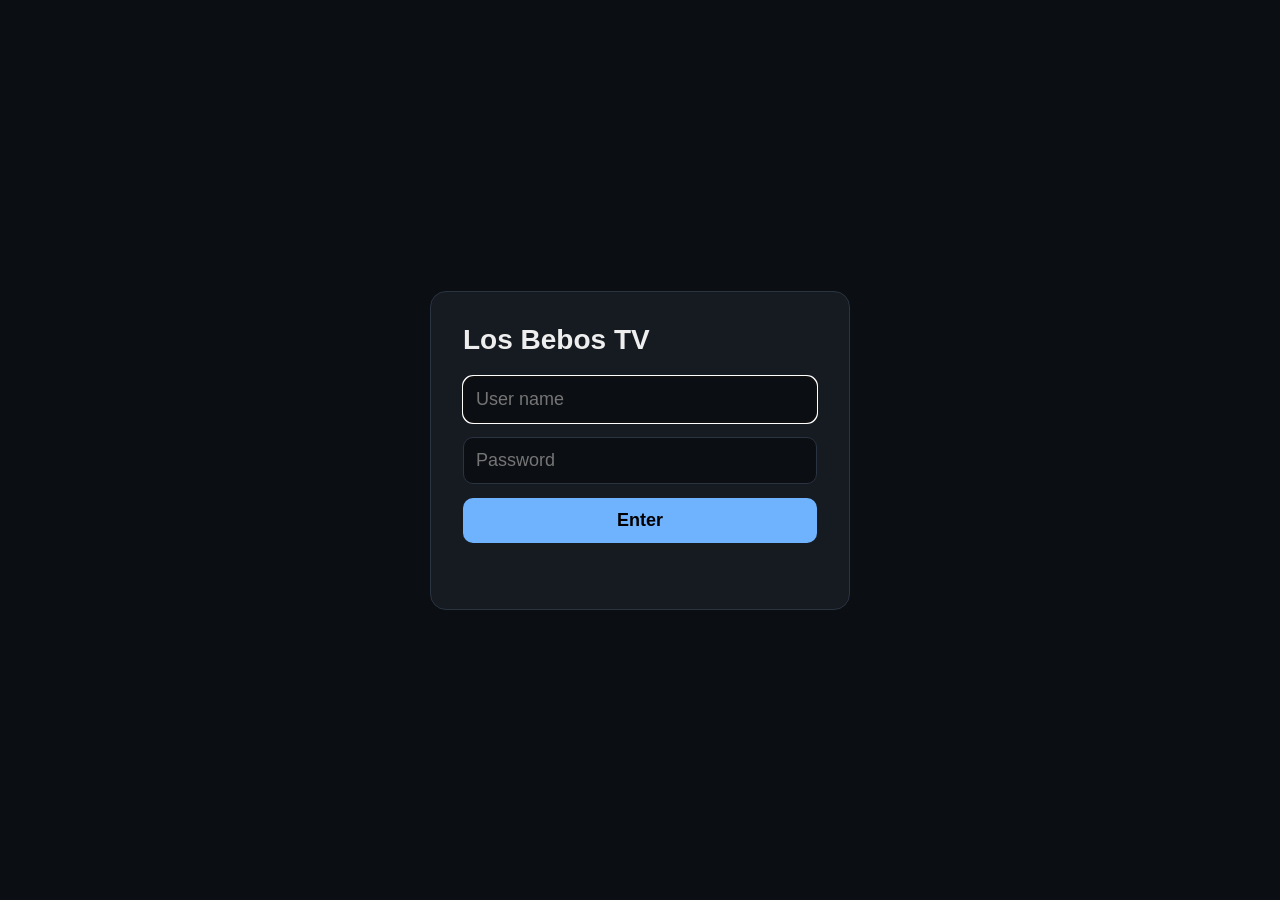
<file: index.html>
<!DOCTYPE html>
<html>
<head>
<meta name="robots" content="noindex, nofollow">
<meta charset="utf-8">
<meta name="viewport" content="width=device-width, initial-scale=1, user-scalable=no">
<title>Los Bebos TV</title>
<link rel="icon" type="image/png" sizes="192x192" href="favicon.png">
<link rel="icon" href="favicon.ico" sizes="any">
<link rel="apple-touch-icon" href="apple-touch-icon.png">
<meta name="theme-color" content="#101317">
<link rel="stylesheet" href="css/style.css?v=1793297600">
</head>
<body>
<object id="av-player" type="application/avplayer"></object>
<div id="app">
  <div id="screen-home" class="screen">
    <div id="home-bg" class="home-bg"></div>
    <div class="home-header"><div class="brand">Los Bebos TV</div><div class="home-right"><div id="route-chip" class="route-chip"><span id="route-label"></span><span class="rt-switch hidden"><span class="rt-knob"></span></span></div><div id="clock" class="clock"></div></div></div>
    <div id="home-tiles" class="menu">
      <div class="tile focusable" data-action="favs"><span class="tile-icon">&#9733;</span><span class="tile-title">My channels</span></div>
      <div class="tile focusable" data-action="series"><span class="tile-icon">&#128250;</span><span class="tile-title">Series</span></div>
      <div class="tile focusable" data-action="vod"><span class="tile-icon">&#127916;</span><span class="tile-title">Movies</span></div>
      <div class="tile focusable" data-action="live"><span class="tile-icon">&#9655;</span><span class="tile-title">Live TV</span></div>
      <div class="tile focusable" data-action="downloads"><span class="tile-icon">&#11015;</span><span class="tile-title">Downloads<small id="dl-sum"></small></span></div>
      <div class="tile focusable" data-action="settings"><span class="tile-icon">&#9881;</span><span class="tile-title">Settings</span></div>
    </div>
    <div id="along-card" class="along-card hidden"><div class="ac-label">&#128250; On the TV now</div><div id="ac-title" class="ac-title"></div><div id="ac-sub" class="ac-sub"></div><div id="ac-btn" class="btn ac-btn">&#9654; Watch along</div><div class="ac-hint">You see what the TV shows; pausing or skipping here does it on the TV too.</div></div>
    <div id="home-status" class="home-status"></div>
  </div>

  <div id="screen-browse" class="screen hidden">
    <div class="browse-header"><span id="browse-title"></span><span id="browse-tabs" class="tabs hidden"></span><span id="browse-count" class="count"></span><span id="browse-hint" class="hint">Yellow: favourite &nbsp; Back: up</span></div>
    <div class="browse-body">
      <div id="col-countries" class="col countries hidden"><div class="col-title">Country</div><div id="country-list" class="list"></div></div>
      <div id="col-cats" class="col cats"><div id="cat-title" class="col-title">Category</div><div id="cat-list" class="list"></div></div>
      <div id="col-items" class="col items"><div id="item-title" class="col-title">Channels</div><div id="item-list" class="list"></div></div>
      <div id="preview-panel" class="preview hidden"><div class="preview-video"></div><div class="preview-text"><div id="preview-title" class="preview-title"></div><div id="preview-epg" class="preview-epg"></div><div id="preview-status" class="preview-status"></div><div id="preview-btns" class="preview-btns"></div><div class="preview-hint">Right: buttons &nbsp; Up/Down: choose channel &nbsp; OK: full screen &nbsp; Back: close preview</div></div></div>
    </div>
  </div>

  <div id="screen-detail" class="screen hidden">
    <div class="detail-wrap">
      <img id="detail-cover" class="detail-cover" alt="" referrerpolicy="no-referrer">
      <div class="detail-text">
        <h1 id="detail-title"></h1>
        <div id="detail-meta" class="detail-meta"></div>
        <p id="detail-plot" class="detail-plot"></p>
        <div id="detail-actions" class="detail-actions"></div>
        <div id="detail-seasons" class="seasons hidden"></div>
        <div class="ep-area">
          <div id="detail-episodes" class="list episodes"></div>
          <div id="ep-preview" class="ep-preview hidden"><img id="ep-img" alt="" referrerpolicy="no-referrer"><div id="ep-title" class="ep-title"></div><div id="ep-meta" class="ep-meta"></div><div id="ep-plot" class="ep-plot"></div></div>
        </div>
      </div>
    </div>
  </div>

  <div id="screen-settings" class="screen hidden">
    <h1>Settings</h1>
    <div id="settings-body" class="settings"></div>
  </div>

  <div id="screen-search" class="screen hidden">
    <h1 id="sr-title">Search</h1>
    <div class="sr-wrap">
      <div class="sr-left">
        <input id="sr-input" class="sr-input" type="search" autocomplete="off" autocorrect="off" spellcheck="false" placeholder="Channel, movie or series">
        <div id="sr-box" class="sr-box"></div>
        <div id="sr-kb" class="sr-kb"></div>
      </div>
      <div class="sr-right">
        <div id="sr-info" class="sr-info"></div>
        <div id="sr-body" class="sr-body"></div>
      </div>
    </div>
  </div>

  <div id="screen-cast" class="screen hidden">
    <h1>Playing on the TV</h1>
    <div id="cast-title" class="cast-title"></div>
    <div id="cast-status" class="cast-status"></div>
    <div class="cast-bar"><i id="cast-fill"></i></div>
    <div id="cast-btns" class="cast-btns"></div>
  </div>

  <div id="screen-downloads" class="screen hidden">
    <h1>Downloads</h1>
    <div id="dl-info" class="dl-info"></div>
    <div id="dl-body" class="settings dl-list"></div>
  </div>

  <div id="player-ui" class="hidden">
    <div id="player-top" class="player-top">
      <div id="player-title"></div>
      <div id="player-aspect" class="aspect-badge"></div>
    </div>
    <div id="player-bottom" class="player-bottom">
      <div id="player-epg"></div>
      <div class="progress"><div id="progress-fill" class="progress-fill"></div><div id="seek-marker" class="seek-marker hidden"><img id="seek-thumb" class="seek-thumb hidden" alt="" onerror="this.classList.add('hidden')"><div class="seek-time" id="seek-time"></div></div></div>
      <div class="times"><span id="time-cur">0:00</span><span id="time-dur"></span></div>
      <div id="ctl-row" class="ctl-row"></div>
      <div class="player-hint">Up/Down: seek bar or buttons &nbsp; Left/Right: 15 s or move &nbsp; OK: select &nbsp; Back: hide, then stop</div>
    </div>
    <div id="player-msg" class="player-msg hidden"></div>
    <div id="track-menu" class="track-menu hidden"></div>
    <div id="center-ctl" class="center-ctl hidden"><div class="cc-btn cc-back" data-cc="back"><svg viewBox="0 0 48 48"><path d="M24 10a14 14 0 1 1-12.6 7.9" fill="none" stroke="#fff" stroke-width="3.2" stroke-linecap="round"/><path d="M8 9v10h10" fill="none" stroke="#fff" stroke-width="3.2" stroke-linecap="round" stroke-linejoin="round"/><text x="24" y="29.5" text-anchor="middle" font-size="11" font-weight="700" fill="#fff" font-family="sans-serif">10</text></svg></div><div class="cc-btn cc-play" data-cc="play"><svg class="ic-pause" viewBox="0 0 48 48"><rect x="14" y="11" width="7" height="26" rx="2" fill="#fff"/><rect x="27" y="11" width="7" height="26" rx="2" fill="#fff"/></svg><svg class="ic-play" viewBox="0 0 48 48"><path d="M17 11v26l21-13z" fill="#fff"/></svg></div><div class="cc-btn cc-fwd" data-cc="fwd"><svg viewBox="0 0 48 48"><path d="M24 10a14 14 0 1 0 12.6 7.9" fill="none" stroke="#fff" stroke-width="3.2" stroke-linecap="round"/><path d="M40 9v10H30" fill="none" stroke="#fff" stroke-width="3.2" stroke-linecap="round" stroke-linejoin="round"/><text x="24" y="29.5" text-anchor="middle" font-size="11" font-weight="700" fill="#fff" font-family="sans-serif">10</text></svg></div></div>
  </div>
  <div id="next-up" class="next-up hidden"></div>
  <div id="subtitles" class="subtitles"></div>
  <div id="toast" class="toast hidden"></div>
  <div id="loader" class="loader hidden">Loading...</div>
</div>
<script src="js/config.local.js?v=1793297600"></script>
<script src="__preview/hls.min.js?v=1793297600"></script>
<script src="__preview/stub.js?v=1793297600"></script>
<script src="js/platform.js?v=1793297600"></script>
<script src="js/config.js?v=1793297600"></script>
<script src="js/api.js?v=1793297600"></script>
<script src="js/mkv.js?v=1793297600"></script>
<script src="js/tv-download-presence.js?v=1793297600"></script>
<script src="js/dl.js?v=1793297600"></script>
<script src="js/search.js?v=1793297600"></script>
<script src="js/watch-along-policy.js?v=1793297600"></script>
<script src="js/watch-along-client.js?v=1793297600"></script>
<script src="js/player.js?v=1793297600"></script>
<script src="js/ui.js?v=1793297600"></script>
<script src="js/todo-background.js?v=1793297600"></script>
<script src="js/bg.js?v=1793297600"></script>
<script src="js/todo-wall.js?v=1793297600"></script>
<script src="js/app.js?v=1793297600"></script>
<script src="js/touch.js?v=1793297600"></script>
<script src="js/cast.js?v=1793297600"></script>
</body>
</html>
</file>
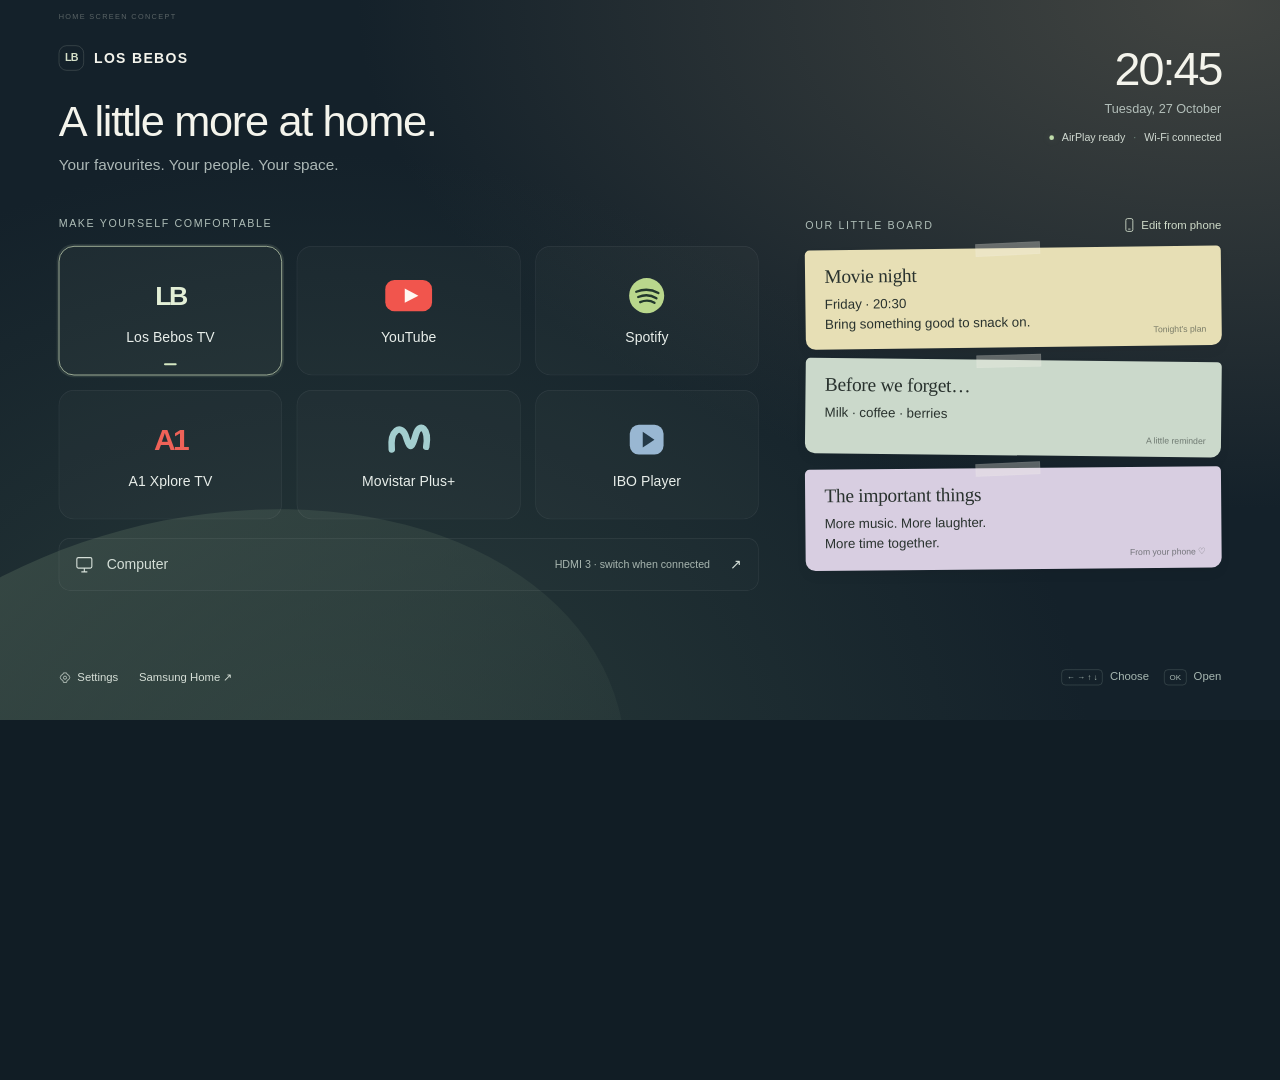
<file: concepts/home/index.html>
<!doctype html><html lang="en"><head><meta charset="utf-8"><meta name="viewport" content="width=device-width, initial-scale=1"><title>Los Bebos · Home concept</title><style>
*{box-sizing:border-box}body{margin:0;background:#111d25;color:#f4f4ec;font-family:Arial,sans-serif}button,input,textarea{font:inherit}button{cursor:pointer}.screen{width:1920px;height:1080px;padding:68px 88px;position:relative;overflow:hidden;background:radial-gradient(ellipse at 25% 110%,#293b3a 0,transparent 57%),radial-gradient(ellipse at 95% 0,#414441 0,transparent 50%),#14212a}.screen:before{content:"";position:absolute;width:1300px;height:900px;border-radius:50%;background:linear-gradient(150deg,#394b46,#253e3d00);left:-350px;bottom:-600px;transform:rotate(-15deg);pointer-events:none}.header,.content,.footer{position:relative;z-index:1}.header{display:flex;justify-content:space-between;align-items:flex-start}.brand{display:flex;align-items:center;gap:15px;font-size:21px;letter-spacing:2px;font-weight:700}.brand i{font-style:normal;width:38px;height:38px;border:1px solid #dce6d03d;border-radius:12px;display:grid;place-items:center;color:#d5e0c8;font-size:16px;letter-spacing:-1px}.greeting{font-size:65px;font-weight:400;letter-spacing:-2px;margin:38px 0 0}.sub{color:#acb8b6;font-size:23px;margin:15px 0 0}.topright{text-align:right}.time{font-size:70px;line-height:1;font-weight:300;letter-spacing:-3px}.date{color:#b3bfba;font-size:19px;margin-top:14px}.statuses{margin-top:23px;display:flex;align-items:center;gap:12px;justify-content:flex-end;font-size:16px;color:#d0d9d1}.dot{width:7px;height:7px;background:#c0dcaa;border-radius:50%;box-shadow:0 0 12px #b5d3a92b}.content{display:grid;grid-template-columns:1050px 1fr;gap:70px;margin-top:66px}.eyebrow{color:#aebdb7;font-size:16px;letter-spacing:2.4px;font-weight:500;text-transform:uppercase;margin-bottom:24px}.apps{display:grid;grid-template-columns:repeat(3,1fr);gap:22px}.tile{height:194px;border-radius:23px;background:#ffffff06;border:1px solid #ffffff10;display:flex;flex-direction:column;justify-content:center;align-items:center;color:#e8eeea;gap:22px;position:relative;transition:.18s}.tile.selected,.tile:focus{outline:none;border-color:#d9e9c5;background:#c9dec00c;box-shadow:0 0 0 3px #d9e9c51a}.tile.selected:after{content:"";position:absolute;bottom:14px;width:19px;height:3px;border-radius:2px;background:#d5e8c2}.tile svg{height:57px;width:78px}.tile span{font-size:21px;letter-spacing:.1px}.lb{font-size:40px;font-weight:800;color:#e3efd6;letter-spacing:-4px;line-height:57px}.a1{color:#ef6258;font-size:45px;font-weight:800;letter-spacing:-4px;line-height:57px}.hdmi{margin-top:28px;height:79px;padding:0 24px;display:flex;align-items:center;border:1px solid #ffffff13;border-radius:17px;gap:20px;background:#ffffff03;color:#d5dfd8;font-size:21px;width:100%}.hdmi svg{width:27px;height:27px}.hdmi small{color:#a8b6b0;font-size:16px;margin-left:auto}.noteshead{display:flex;justify-content:space-between;align-items:center;margin-bottom:24px}.noteshead .eyebrow{margin:0}.noteshead button{background:transparent;border:0;padding:0;color:#cfdbc9;font-size:17px;display:flex;align-items:center;gap:9px}.noteshead svg{width:18px;height:21px}.notes{display:flex;flex-direction:column;gap:19px}.note{color:#29322e;min-height:148px;border-radius:7px 7px 15px 15px;padding:23px 29px;box-shadow:0 8px 18px #0000000c;position:relative;white-space:pre-line}.note:nth-child(1){background:#e7dfb5;transform:rotate(-.7deg)}.note:nth-child(2){background:#cbd9cb;transform:rotate(.6deg);min-height:143px}.note:nth-child(3){background:#d8cee1;transform:rotate(-.5deg);min-height:152px}.note:before{content:"";position:absolute;top:0;left:41%;height:17px;width:95px;transform:translateY(-8px) rotate(-2deg);background:#f6f3e94f;border:1px solid #ffffff16}.note h3{font-family:Georgia,serif;font-weight:400;font-size:29px;margin:0 0 10px;letter-spacing:-.4px}.note p{font-size:20px;margin:0;line-height:1.5}.note small{display:block;position:absolute;right:23px;bottom:17px;font-size:13px;opacity:.57}.footer{position:absolute;bottom:52px;left:88px;right:88px;display:flex;justify-content:space-between;align-items:center;color:#a8b8b2;font-size:17px}.footleft{display:flex;gap:31px;align-items:center}.footleft button{border:0;background:none;color:#d6dfd7;display:flex;align-items:center;gap:9px;padding:0;font-size:17px}.footleft svg{width:19px;height:19px}.key{display:inline-block;border:1px solid #aabbb347;border-radius:6px;padding:4px 7px;font-size:12px;margin-right:6px}.demo{position:absolute;top:18px;left:88px;color:#e8e9de55;font-size:11px;letter-spacing:2px;z-index:2}.editor{display:none;position:fixed;inset:0;background:#0e171e;z-index:5;padding:24px;color:#eef3e9;overflow:auto}.editor.open{display:block}.phone{max-width:430px;margin:auto}.phonehead{display:flex;align-items:center;justify-content:space-between;margin:8px 0 35px;color:#bdcbbd;font-size:16px}.phonehead button{border:0;background:none;color:#dbe8ca;font-size:16px}.editor h1{font-family:Georgia,serif;font-size:43px;font-weight:400;margin:0 0 14px;letter-spacing:-1px}.editor .help{color:#a9bbb1;font-size:16px;line-height:1.6;margin-bottom:28px}.editcard{border:1px solid #ffffff16;background:#ffffff04;border-radius:18px;padding:19px;margin-bottom:18px}.editcard label{font-size:12px;letter-spacing:1.5px;color:#b8c8bc;text-transform:uppercase}.editcard input,.editcard textarea{background:none;color:#edf1e7;width:100%;border:0;outline:none;margin-top:12px;font-size:19px;line-height:1.5;resize:vertical}.editcard input{font-weight:bold;margin-bottom:8px}.swatches{display:flex;gap:10px;margin-top:13px}.swatches i{height:22px;width:22px;border-radius:50%;display:block}.save{width:100%;border:0;border-radius:14px;padding:18px;font-size:18px;font-weight:bold;background:#d9e9c4;color:#20332b}.previewmsg{color:#95a99e;font-size:13px;line-height:1.7;text-align:center;margin-top:20px}.phoneonly .screen{display:none}.phoneonly .editor{display:block;position:relative;min-height:100vh}.phoneonly{background:#0e171e}
</style></head><body><main class="screen"><div class="demo">HOME SCREEN CONCEPT</div><header class="header"><div><div class="brand"><i>LB</i>LOS BEBOS</div><h1 class="greeting">A little more at home.</h1><p class="sub">Your favourites. Your people. Your space.</p></div><div class="topright"><div class="time">20:45</div><div class="date">Tuesday, 27 October</div><div class="statuses"><span class="dot"></span>AirPlay ready<span style="color:#71887e">·</span>Wi-Fi connected</div></div></header><div class="content"><section><div class="eyebrow">Make yourself comfortable</div><div class="apps"><button class="tile selected"><div class="lb">LB</div><span>Los Bebos TV</span></button><button class="tile"><svg viewBox="0 0 80 58"><rect x="4" y="5" width="72" height="48" rx="14" fill="#f1554d"/><path d="M34 18L55 29L34 40Z" fill="#fff8f2"/></svg><span>YouTube</span></button><button class="tile"><svg viewBox="0 0 80 58"><circle cx="40" cy="29" r="27" fill="#b9d78c"/><g fill="none" stroke="#21372c" stroke-width="3.6" stroke-linecap="round"><path d="M24 23Q42 16 58 25"/><path d="M27 31Q42 25 55 33"/><path d="M30 39Q42 34 52 40"/></g></svg><span>Spotify</span></button><button class="tile"><div class="a1">A1</div><span>A1 Xplore TV</span></button><button class="tile"><svg viewBox="0 0 80 58"><path d="M14 44C11 14 28 5 35 22C42 44 44 45 51 21C57 1 72 12 67 40" fill="none" stroke="#a3cecf" stroke-width="10" stroke-linecap="round"/></svg><span>Movistar Plus+</span></button><button class="tile"><svg viewBox="0 0 80 58"><rect x="14" y="6" width="52" height="46" rx="14" fill="#99b7d2"/><path d="M34 17L52 29L34 41Z" fill="#243947"/></svg><span>IBO Player</span></button></div><button class="hdmi"><svg viewBox="0 0 24 24" fill="none" stroke="currentColor" stroke-width="1.5"><rect x="2" y="3" width="20" height="14" rx="2"/><path d="M8 22h8M12 17v5"/></svg>Computer <small>HDMI 3 · switch when connected</small><span style="margin-left:10px">↗</span></button></section><aside><div class="noteshead"><div class="eyebrow">Our little board</div><button id="edit"><svg viewBox="0 0 20 24" fill="none" stroke="currentColor" stroke-width="1.5"><rect x="4" y="1" width="12" height="22" rx="3"/><path d="M8 19h4"/></svg>Edit from phone</button></div><div class="notes" id="notes"></div></aside></div><footer class="footer"><div class="footleft"><button><svg viewBox="0 0 24 24" fill="none" stroke="currentColor" stroke-width="1.4"><circle cx="12" cy="12" r="3"/><path d="M9 3h6l1 3 3 1 2 5-2 4-3 1-1 4H9l-1-4-3-1-2-4 2-5 3-1z"/></svg>Settings</button><button>Samsung Home ↗</button></div><div><span class="key">← → ↑ ↓</span> Choose <span class="key" style="margin-left:18px">OK</span> Open</div></footer></main><section class="editor" id="editor"><div class="phone"><div class="phonehead"><span>LOS BEBOS · FAMILY BOARD</span><button id="close">Done</button></div><h1>A note for home.</h1><div class="help">A little reminder, a good thought, a plan for tonight. Make it yours.</div><div id="fields"></div><button class="save" id="save">Save notes</button><div class="previewmsg">Interactive design preview.<br>Edits are saved in this browser; no TV is connected.</div></div></section><script>
const defaults=[{title:'Movie night',text:'Friday · 20:30\nBring something good to snack on.',by:'Tonight’s plan'},{title:'Before we forget…',text:'Milk · coffee · berries',by:'A little reminder'},{title:'The important things',text:'More music. More laughter.\nMore time together.',by:'From your phone ♡'}];let notes;try{notes=JSON.parse(localStorage.getItem('home-concept-notes'))||defaults;}catch(e){notes=defaults;}function render(){const n=document.getElementById('notes');n.textContent='';notes.forEach(e=>{let c=document.createElement('article');c.className='note';for(let[k,tag]of[['title','h3'],['text','p'],['by','small']]){let el=document.createElement(tag);el.textContent=e[k];c.appendChild(el);}n.appendChild(c);});const f=document.getElementById('fields');f.textContent='';notes.forEach((e,i)=>{let c=document.createElement('div');c.className='editcard';c.innerHTML='<label>Note '+(i+1)+'</label><input aria-label="Note title"><textarea rows="2" aria-label="Note text"></textarea><div class="swatches"><i style="background:#e7dfb5"></i><i style="background:#cbd9cb"></i><i style="background:#d8cee1"></i></div>';c.querySelector('input').value=e.title;c.querySelector('textarea').value=e.text;f.appendChild(c);});}render();const editor=document.getElementById('editor');document.getElementById('edit').onclick=()=>editor.classList.add('open');document.getElementById('close').onclick=()=>{if(location.search.includes('phone'))location.href=location.pathname;else editor.classList.remove('open');};document.getElementById('save').onclick=()=>{document.querySelectorAll('.editcard').forEach((c,i)=>{notes[i].title=c.querySelector('input').value;notes[i].text=c.querySelector('textarea').value;});localStorage.setItem('home-concept-notes',JSON.stringify(notes));render();if(!location.search.includes('phone'))editor.classList.remove('open');};if(location.search.includes('phone'))document.body.classList.add('phoneonly');let at=0;const tiles=[...document.querySelectorAll('.tile')];document.addEventListener('keydown',e=>{if(editor.classList.contains('open')||document.body.classList.contains('phoneonly'))return;const step={ArrowLeft:-1,ArrowRight:1,ArrowUp:-3,ArrowDown:3}[e.key];if(step){e.preventDefault();at=(at+step+tiles.length)%tiles.length;tiles.forEach((t,i)=>t.classList.toggle('selected',i===at));tiles[at].focus();}});
function fitPreview(){if(!location.search.includes('phone')){const ratio=Math.min(1,innerWidth/1920);const canvas=document.querySelector('.screen');canvas.style.transform='scale('+ratio+')';canvas.style.transformOrigin='top left';document.body.style.minHeight=(1080*ratio)+'px';}}fitPreview();addEventListener('resize',fitPreview);addEventListener('storage',function(e){if(e.key==='home-concept-notes'){try{notes=JSON.parse(e.newValue)||defaults;render();}catch(x){}}});
</script></body></html>
</file>
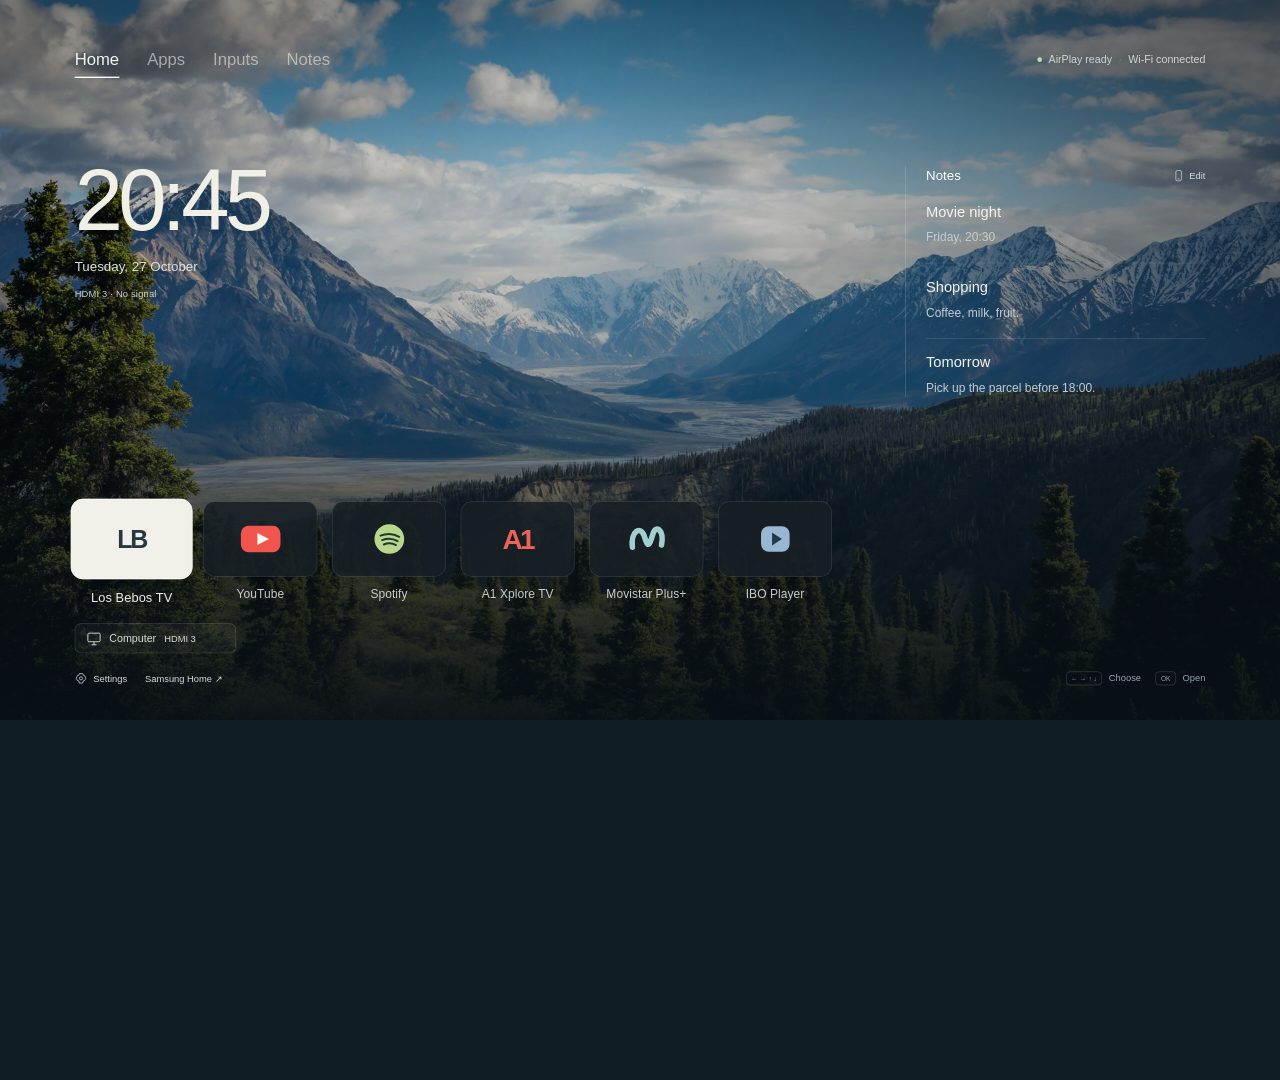
<file: concepts/home/v2/index.html>
<!doctype html><html lang="en"><head><meta charset="utf-8"><meta name="viewport" content="width=device-width, initial-scale=1"><title>Los Bebos · Home concept</title><style>
*{box-sizing:border-box}body{margin:0;background:#111d25;color:#f4f4ec;font-family:Arial,sans-serif}button,input,textarea{font:inherit}button{cursor:pointer}.screen{width:1920px;height:1080px;padding:68px 88px;position:relative;overflow:hidden;background:radial-gradient(ellipse at 25% 110%,#293b3a 0,transparent 57%),radial-gradient(ellipse at 95% 0,#414441 0,transparent 50%),#14212a}.screen:before{content:"";position:absolute;width:1300px;height:900px;border-radius:50%;background:linear-gradient(150deg,#394b46,#253e3d00);left:-350px;bottom:-600px;transform:rotate(-15deg);pointer-events:none}.header,.content,.footer{position:relative;z-index:1}.header{display:flex;justify-content:space-between;align-items:flex-start}.brand{display:flex;align-items:center;gap:15px;font-size:21px;letter-spacing:2px;font-weight:700}.brand i{font-style:normal;width:38px;height:38px;border:1px solid #dce6d03d;border-radius:12px;display:grid;place-items:center;color:#d5e0c8;font-size:16px;letter-spacing:-1px}.greeting{font-size:65px;font-weight:400;letter-spacing:-2px;margin:38px 0 0}.sub{color:#acb8b6;font-size:23px;margin:15px 0 0}.topright{text-align:right}.time{font-size:70px;line-height:1;font-weight:300;letter-spacing:-3px}.date{color:#b3bfba;font-size:19px;margin-top:14px}.statuses{margin-top:23px;display:flex;align-items:center;gap:12px;justify-content:flex-end;font-size:16px;color:#d0d9d1}.dot{width:7px;height:7px;background:#c0dcaa;border-radius:50%;box-shadow:0 0 12px #b5d3a92b}.content{display:grid;grid-template-columns:1050px 1fr;gap:70px;margin-top:66px}.eyebrow{color:#aebdb7;font-size:16px;letter-spacing:2.4px;font-weight:500;text-transform:uppercase;margin-bottom:24px}.apps{display:grid;grid-template-columns:repeat(3,1fr);gap:22px}.tile{height:194px;border-radius:23px;background:#ffffff06;border:1px solid #ffffff10;display:flex;flex-direction:column;justify-content:center;align-items:center;color:#e8eeea;gap:22px;position:relative;transition:.18s}.tile.selected,.tile:focus{outline:none;border-color:#d9e9c5;background:#c9dec00c;box-shadow:0 0 0 3px #d9e9c51a}.tile.selected:after{content:"";position:absolute;bottom:14px;width:19px;height:3px;border-radius:2px;background:#d5e8c2}.tile svg{height:57px;width:78px}.tile span{font-size:21px;letter-spacing:.1px}.lb{font-size:40px;font-weight:800;color:#e3efd6;letter-spacing:-4px;line-height:57px}.a1{color:#ef6258;font-size:45px;font-weight:800;letter-spacing:-4px;line-height:57px}.hdmi{margin-top:28px;height:79px;padding:0 24px;display:flex;align-items:center;border:1px solid #ffffff13;border-radius:17px;gap:20px;background:#ffffff03;color:#d5dfd8;font-size:21px;width:100%}.hdmi svg{width:27px;height:27px}.hdmi small{color:#a8b6b0;font-size:16px;margin-left:auto}.noteshead{display:flex;justify-content:space-between;align-items:center;margin-bottom:24px}.noteshead .eyebrow{margin:0}.noteshead button{background:transparent;border:0;padding:0;color:#cfdbc9;font-size:17px;display:flex;align-items:center;gap:9px}.noteshead svg{width:18px;height:21px}.notes{display:flex;flex-direction:column;gap:19px}.note{color:#29322e;min-height:148px;border-radius:7px 7px 15px 15px;padding:23px 29px;box-shadow:0 8px 18px #0000000c;position:relative;white-space:pre-line}.note:nth-child(1){background:#e7dfb5;transform:rotate(-.7deg)}.note:nth-child(2){background:#cbd9cb;transform:rotate(.6deg);min-height:143px}.note:nth-child(3){background:#d8cee1;transform:rotate(-.5deg);min-height:152px}.note:before{content:"";position:absolute;top:0;left:41%;height:17px;width:95px;transform:translateY(-8px) rotate(-2deg);background:#f6f3e94f;border:1px solid #ffffff16}.note h3{font-family:Georgia,serif;font-weight:400;font-size:29px;margin:0 0 10px;letter-spacing:-.4px}.note p{font-size:20px;margin:0;line-height:1.5}.note small{display:block;position:absolute;right:23px;bottom:17px;font-size:13px;opacity:.57}.footer{position:absolute;bottom:52px;left:88px;right:88px;display:flex;justify-content:space-between;align-items:center;color:#a8b8b2;font-size:17px}.footleft{display:flex;gap:31px;align-items:center}.footleft button{border:0;background:none;color:#d6dfd7;display:flex;align-items:center;gap:9px;padding:0;font-size:17px}.footleft svg{width:19px;height:19px}.key{display:inline-block;border:1px solid #aabbb347;border-radius:6px;padding:4px 7px;font-size:12px;margin-right:6px}.demo{position:absolute;top:18px;left:88px;color:#e8e9de55;font-size:11px;letter-spacing:2px;z-index:2}.editor{display:none;position:fixed;inset:0;background:#0e171e;z-index:5;padding:24px;color:#eef3e9;overflow:auto}.editor.open{display:block}.phone{max-width:430px;margin:auto}.phonehead{display:flex;align-items:center;justify-content:space-between;margin:8px 0 35px;color:#bdcbbd;font-size:16px}.phonehead button{border:0;background:none;color:#dbe8ca;font-size:16px}.editor h1{font-family:Georgia,serif;font-size:43px;font-weight:400;margin:0 0 14px;letter-spacing:-1px}.editor .help{color:#a9bbb1;font-size:16px;line-height:1.6;margin-bottom:28px}.editcard{border:1px solid #ffffff16;background:#ffffff04;border-radius:18px;padding:19px;margin-bottom:18px}.editcard label{font-size:12px;letter-spacing:1.5px;color:#b8c8bc;text-transform:uppercase}.editcard input,.editcard textarea{background:none;color:#edf1e7;width:100%;border:0;outline:none;margin-top:12px;font-size:19px;line-height:1.5;resize:vertical}.editcard input{font-weight:bold;margin-bottom:8px}.swatches{display:flex;gap:10px;margin-top:13px}.swatches i{height:22px;width:22px;border-radius:50%;display:block}.save{width:100%;border:0;border-radius:14px;padding:18px;font-size:18px;font-weight:bold;background:#d9e9c4;color:#20332b}.previewmsg{color:#95a99e;font-size:13px;line-height:1.7;text-align:center;margin-top:20px}.phoneonly .screen{display:none}.phoneonly .editor{display:block;position:relative;min-height:100vh}.phoneonly{background:#0e171e}

.screen{background:linear-gradient(180deg,rgba(9,16,22,.18),rgba(9,16,22,.09) 28%,rgba(9,16,22,.5) 65%,rgba(9,16,22,.95)),linear-gradient(90deg,rgba(6,16,24,.13),rgba(6,16,24,0) 45%,rgba(6,16,24,.45)),url('mountain.jpg') center 47%/cover;padding:75px 112px}.screen:before{display:none}.demo{display:none}.header{align-items:center}.brand{font-size:25px;font-weight:400;letter-spacing:0;gap:42px}.brand>i{display:none}.nav{opacity:.56;cursor:pointer}.nav.active{opacity:1;border-bottom:2px solid white;padding-bottom:11px;margin-bottom:-13px}.greeting,.sub,.date{display:none}.topright{display:flex;align-items:center;gap:28px}.topright .time{font-size:25px;letter-spacing:0;line-height:1}.statuses{margin:0;font-size:16px;gap:10px}.content{position:absolute;inset:0;display:block;margin:0;pointer-events:none}.content section{position:absolute;left:112px;bottom:215px;pointer-events:auto}.content section>.eyebrow{display:none}.apps{grid-template-columns:repeat(6,171px);gap:22px}.tile{width:171px;height:113px;border-radius:17px;background:rgba(24,31,37,.87);border:1px solid #ffffff20;box-shadow:0 9px 30px #0002;gap:0;color:white;transition:transform .15s}.tile span{font-size:18px;position:absolute;bottom:-38px;white-space:nowrap;color:#eee;opacity:.83}.tile svg{width:66px;height:53px}.tile .a1{font-size:42px}.tile.selected,.tile:focus{background:#f2f1e9;border:1px solid #fff;box-shadow:0 16px 35px #0004;transform:scale(1.07);outline:none}.tile.selected:after{display:none}.tile.selected .lb{color:#263842}.tile.selected span{opacity:1}.tile .lb{font-size:35px;letter-spacing:-3px}.hdmi{position:absolute;top:183px;left:0;margin:0;width:242px;height:45px;padding:0 17px;gap:12px;background:#ffffff09;border:1px solid #ffffff27;border-radius:9px;font-size:16px}.hdmi svg{width:22px;height:22px}.hdmi small{font-size:14px;margin:0;color:#ddd}.hdmi span{display:none}.content aside{position:absolute;top:249px;right:112px;width:450px;pointer-events:auto;border-left:1px solid #ffffff38;padding:3px 0 0 30px}.noteshead{margin-bottom:30px}.noteshead .eyebrow{font-size:20px;color:white;letter-spacing:0;text-transform:none}.noteshead button{font-size:14px;color:#d4dcdf}.noteshead svg{width:14px}.notes{gap:0}.note,.note:nth-child(n){padding:0 0 23px;margin-bottom:23px;min-height:0;background:none;transform:none;box-shadow:none;border-radius:0;border-bottom:1px solid #ffffff25;color:#f3f4f1;white-space:normal}.note:last-child{border:0;margin:0;padding:0}.note:before{display:none}.note h3{font:400 22px Arial,sans-serif;letter-spacing:0;margin:0 0 11px}.note p{font:400 18px Arial,sans-serif;line-height:1.6;color:#c3cdd1;white-space:pre-line}.note small{display:none}.footer{bottom:52px;left:112px;right:112px;font-size:14px;color:#93a2ab}.footleft{gap:27px}.footleft button{font-size:14px;color:#d2dbdf}.key{font-size:10px}.ambient{position:absolute;left:112px;top:235px;z-index:1}.ambienttime{font:300 130px Arial,sans-serif;letter-spacing:-7px;line-height:1;color:#f1f0e7}.ambientdate{font:400 20px Arial,sans-serif;color:#dde1e0;margin-top:23px}.ambientlabel{margin-top:21px;font-size:14px;color:#cad4d6;letter-spacing:.3px}.tagline{display:none}.hardware.screen{background:#111211;background-image:radial-gradient(#ffffff08 .7px,transparent .7px);background-size:6px 6px;color:#e9eae5}.hardware .brand{font-family:Arial,sans-serif;font-size:18px;gap:32px;letter-spacing:1px}.hardware .nav.active{border-color:#e25444}.hardware .statuses{font-family:monospace;font-size:14px}.hardware .topright .time{font-family:monospace;font-size:20px}.hardware .ambient{top:242px}.hardware .ambienttime{font:400 147px monospace;letter-spacing:-12px}.hardware .ambientdate{font:400 18px monospace;letter-spacing:2px;text-transform:uppercase}.hardware .ambientlabel{font-family:monospace;font-size:15px;margin-top:34px;color:#8d9690}.hardware .ambientlabel:before{content:'';width:8px;height:8px;display:inline-block;background:#e25444;border-radius:50%;margin-right:10px}.hardware .content aside{top:252px;right:112px;width:470px;border-left-color:#555b54}.hardware .noteshead .eyebrow{font:400 16px monospace;letter-spacing:2px;text-transform:uppercase}.hardware .noteshead button{font-family:monospace;font-size:12px}.hardware .note h3{font-size:20px}.hardware .note p{font-family:monospace;font-size:16px;color:#a5ada5}.hardware .noteshead{margin-bottom:35px}.hardware .note{border-bottom-color:#343933}.hardware .tile{border-radius:9px;background:#1d201d;box-shadow:none;border:1px solid #454b42}.hardware .tile svg{filter:grayscale(1) brightness(1.8)}.hardware .tile .a1{color:#d4dcd1}.hardware .tile.selected,.hardware .tile:focus{background:#d95142;border-color:#d95142}.hardware .tile.selected .lb{color:#fff}.hardware .tile span{font-size:16px}.hardware .hdmi{border-color:#41473f;background:none;border-radius:6px;font-family:monospace;font-size:14px}.hardware .footer,.hardware .footleft button{font-family:monospace;font-size:12px}.hardware .ambientdate{color:#e1e5dc}
.topright .time{display:none}.note p{display:-webkit-box;-webkit-line-clamp:3;-webkit-box-orient:vertical;overflow:hidden}.note h3{overflow-wrap:anywhere}</style></head><body><main class="screen"><div class="demo">HOME SCREEN CONCEPT</div><header class="header"><div><div class="brand"><span class="nav active">Home</span><span class="nav">Apps</span><span class="nav">Inputs</span><button class="nav" id="notes-toggle" style="border:0;background:none;color:inherit;font:inherit;padding:0">Notes</button></div><h1 class="greeting">A little more at home.</h1><p class="sub">Your favourites. Your people. Your space.</p></div><div class="topright"><div class="time">20:45</div><div class="date">Tuesday, 27 October</div><div class="statuses"><span class="dot"></span>AirPlay ready<span style="color:#71887e">·</span>Wi-Fi connected</div></div></header><div class="ambient"><div class="ambienttime">20:45</div><div class="ambientdate">Tuesday, 27 October</div><div class="ambientlabel">HDMI 3 · No signal</div></div><div class="content"><section><div class="eyebrow">Make yourself comfortable</div><div class="apps"><button class="tile selected"><div class="lb">LB</div><span>Los Bebos TV</span></button><button class="tile"><svg viewBox="0 0 80 58"><rect x="4" y="5" width="72" height="48" rx="14" fill="#f1554d"/><path d="M34 18L55 29L34 40Z" fill="#fff8f2"/></svg><span>YouTube</span></button><button class="tile"><svg viewBox="0 0 80 58"><circle cx="40" cy="29" r="27" fill="#b9d78c"/><g fill="none" stroke="#21372c" stroke-width="3.6" stroke-linecap="round"><path d="M24 23Q42 16 58 25"/><path d="M27 31Q42 25 55 33"/><path d="M30 39Q42 34 52 40"/></g></svg><span>Spotify</span></button><button class="tile"><div class="a1">A1</div><span>A1 Xplore TV</span></button><button class="tile"><svg viewBox="0 0 80 58"><path d="M14 44C11 14 28 5 35 22C42 44 44 45 51 21C57 1 72 12 67 40" fill="none" stroke="#a3cecf" stroke-width="10" stroke-linecap="round"/></svg><span>Movistar Plus+</span></button><button class="tile"><svg viewBox="0 0 80 58"><rect x="14" y="6" width="52" height="46" rx="14" fill="#99b7d2"/><path d="M34 17L52 29L34 41Z" fill="#243947"/></svg><span>IBO Player</span></button></div><button class="hdmi"><svg viewBox="0 0 24 24" fill="none" stroke="currentColor" stroke-width="1.5"><rect x="2" y="3" width="20" height="14" rx="2"/><path d="M8 22h8M12 17v5"/></svg>Computer <small>HDMI 3</small><span style="margin-left:10px">↗</span></button></section><aside><div class="noteshead"><div class="eyebrow">Notes</div><button id="edit"><svg viewBox="0 0 20 24" fill="none" stroke="currentColor" stroke-width="1.5"><rect x="4" y="1" width="12" height="22" rx="3"/><path d="M8 19h4"/></svg>Edit</button></div><div class="notes" id="notes"></div></aside></div><footer class="footer"><div class="footleft"><button><svg viewBox="0 0 24 24" fill="none" stroke="currentColor" stroke-width="1.4"><circle cx="12" cy="12" r="3"/><path d="M9 3h6l1 3 3 1 2 5-2 4-3 1-1 4H9l-1-4-3-1-2-4 2-5 3-1z"/></svg>Settings</button><button>Samsung Home ↗</button></div><div><span class="key">← → ↑ ↓</span> Choose <span class="key" style="margin-left:18px">OK</span> Open</div></footer></main><section class="editor" id="editor"><div class="phone"><div class="phonehead"><span>LOS BEBOS · FAMILY BOARD</span><button id="close">Done</button></div><h1>Edit notes</h1><div class="help">Edit the notes shown on the home screen.</div><div id="fields"></div><button class="save" id="save">Save notes</button><div class="previewmsg">Interactive design preview.<br>Edits are saved in this browser; no TV is connected.</div></div></section><script>
if(location.search.includes('mono'))document.querySelector('.screen').classList.add('hardware');
const defaults=[{title:'Movie night',text:'Friday, 20:30',by:''},{title:'Shopping',text:'Coffee, milk, fruit.',by:''},{title:'Tomorrow',text:'Pick up the parcel before 18:00.',by:''}];let notes;try{notes=JSON.parse(localStorage.getItem('home-concept-v2-notes'))||defaults;}catch(e){notes=defaults;}function render(){const n=document.getElementById('notes');n.textContent='';notes.forEach(e=>{let c=document.createElement('article');c.className='note';for(let[k,tag]of[['title','h3'],['text','p'],['by','small']]){let el=document.createElement(tag);el.textContent=e[k];c.appendChild(el);}n.appendChild(c);});const f=document.getElementById('fields');f.textContent='';notes.forEach((e,i)=>{let c=document.createElement('div');c.className='editcard';c.innerHTML='<label>Note '+(i+1)+'</label><input aria-label="Note title"><textarea rows="2" aria-label="Note text"></textarea><div class="swatches"><i style="background:#e7dfb5"></i><i style="background:#cbd9cb"></i><i style="background:#d8cee1"></i></div>';c.querySelector('input').value=e.title;c.querySelector('textarea').value=e.text;f.appendChild(c);});}render();const editor=document.getElementById('editor');document.getElementById('edit').onclick=()=>editor.classList.add('open');document.getElementById('close').onclick=()=>{if(location.search.includes('phone'))location.href=location.pathname;else editor.classList.remove('open');};document.getElementById('save').onclick=()=>{document.querySelectorAll('.editcard').forEach((c,i)=>{notes[i].title=c.querySelector('input').value;notes[i].text=c.querySelector('textarea').value;});localStorage.setItem('home-concept-v2-notes',JSON.stringify(notes));render();if(!location.search.includes('phone'))editor.classList.remove('open');};if(location.search.includes('phone'))document.body.classList.add('phoneonly');let at=0;const tiles=[...document.querySelectorAll('.tile')];document.addEventListener('keydown',e=>{if(editor.classList.contains('open')||document.body.classList.contains('phoneonly'))return;const step={ArrowLeft:-1,ArrowRight:1,ArrowUp:-3,ArrowDown:3}[e.key];if(step){e.preventDefault();at=(at+step+tiles.length)%tiles.length;tiles.forEach((t,i)=>t.classList.toggle('selected',i===at));tiles[at].focus();}});
document.getElementById('notes-toggle').onclick=function(){const board=document.querySelector('.content aside');const hide=board.style.display!=='none';board.style.display=hide?'none':'';this.style.opacity=hide?'.56':'1';};
function fitPreview(){if(!location.search.includes('phone')){const ratio=Math.min(1,innerWidth/1920);const canvas=document.querySelector('.screen');canvas.style.transform='scale('+ratio+')';canvas.style.transformOrigin='top left';document.body.style.minHeight=(1080*ratio)+'px';}}fitPreview();addEventListener('resize',fitPreview);addEventListener('storage',function(e){if(e.key==='home-concept-v2-notes'){try{notes=JSON.parse(e.newValue)||defaults;render();}catch(x){}}});
var tvNotesPage=0,tvNotesNextPageAt=0;
window.TV_HOME_NOTES_RENDER=function(data){
 var all=data.tasks||[],pages=Math.max(1,Math.ceil(all.length/3));if(all.length){if(!tvNotesNextPageAt)tvNotesNextPageAt=Date.now()+15000;else if(Date.now()>=tvNotesNextPageAt){tvNotesPage=(tvNotesPage+1)%pages;tvNotesNextPageAt=Date.now()+15000;}}var page=tvNotesPage%pages;
 notes=all.slice(page*3,page*3+3).map(function(t){return {title:t.title,text:t.text||'',by:''};});render();
 document.querySelector('.noteshead .eyebrow').textContent='TV · Microsoft To Do';
 var edit=document.getElementById('edit');edit.textContent='Open To Do ↗';edit.onclick=function(){window.open('https://to-do.office.com/tasks/','_blank','noopener,noreferrer');};
 if(!notes.length){var empty=document.createElement('article');empty.className='note';var heading=document.createElement('h3'),body=document.createElement('p');heading.textContent=data.loading?'Loading notes…':data.unavailable?'Notes are unavailable':'Your TV list is empty';body.textContent=data.loading?'':data.unavailable?'Your saved notes will return when the connection is restored.':'Add a task to TV in Microsoft To Do.';empty.appendChild(heading);empty.appendChild(body);document.getElementById('notes').appendChild(empty);}
 if((data.tasks||[]).length>3){var more=document.createElement('p');more.style.cssText='color:#c3cdd1;font-size:15px;margin:15px 0 0';more.textContent=(page+1)+' / '+pages+' · notes rotate automatically';document.getElementById('notes').appendChild(more);}
 if(data.stale){var stale=document.createElement('p');stale.style.cssText='font-size:13px;color:#acb9be';stale.textContent='Offline · showing saved notes';document.getElementById('notes').appendChild(stale);}
};
</script><script src="todo-notes.js"></script></body></html>
</file>
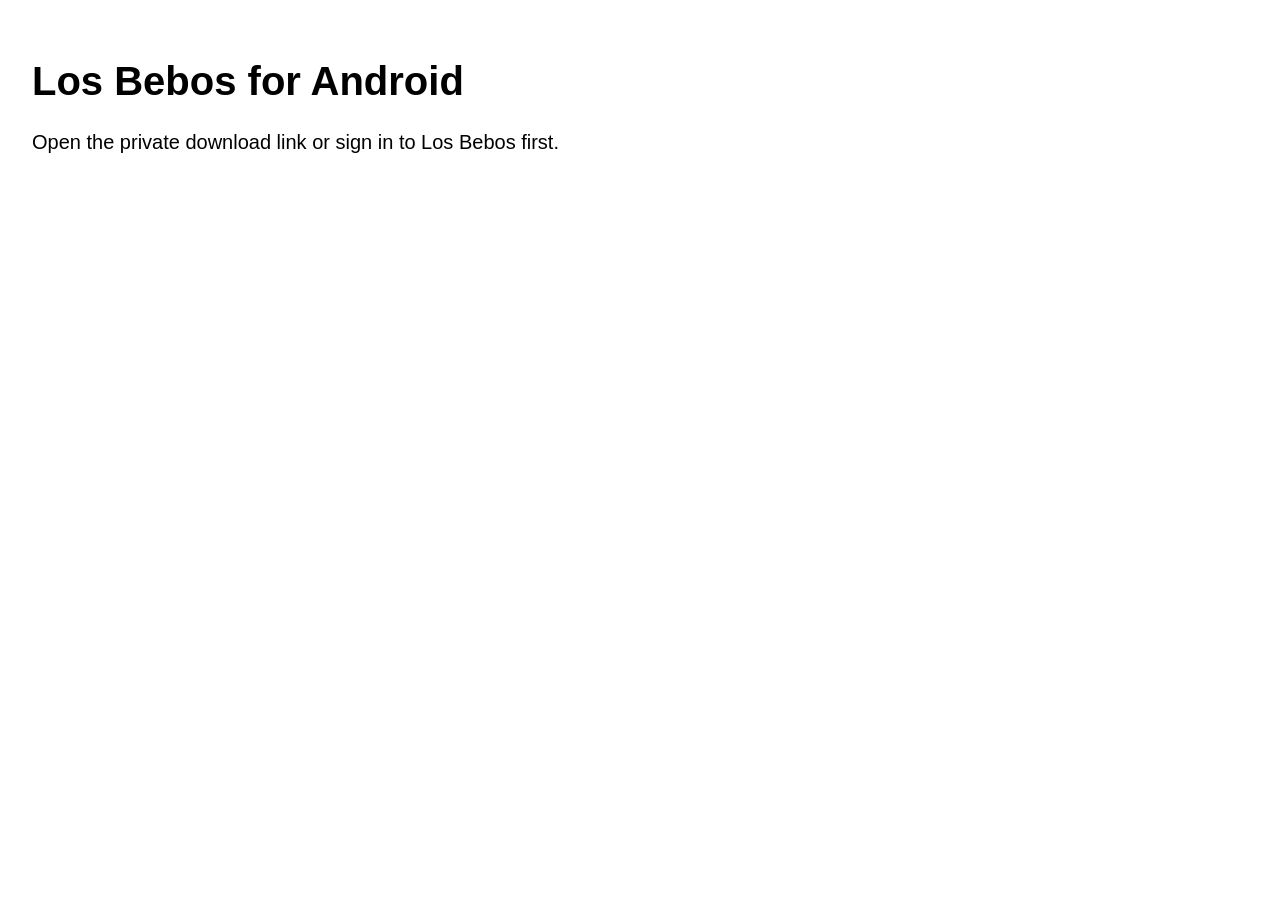
<file: download.html>
<!doctype html><html><meta name="viewport" content="width=device-width"><title>Los Bebos Android</title><body style="font:20px sans-serif;padding:24px"><h1>Los Bebos for Android</h1><p id="status">Preparing download…</p><script>
(async function(){try{var token=location.hash.slice(1)||localStorage.getItem('losbebos.token');if(!token)throw Error('Open the private download link or sign in to Los Bebos first.');var base=(await(await fetch('api-base.txt?t='+Date.now(),{cache:'no-store'})).text()).trim();if(!/^https:\/\//.test(base))throw Error('Download address unavailable');var a=document.createElement('a');a.href=base+'/apk/'+encodeURIComponent(token)+'/LosBebosTV.apk';a.textContent='Download Android APK';document.getElementById('status').textContent='';document.body.appendChild(a);}catch(e){document.getElementById('status').textContent=e.message;}})();</script></body></html>
</file>
<file: css/style.css>
* { box-sizing: border-box; margin: 0; padding: 0; }
html, body { width: 100%; height: 100%; overflow: hidden; background: #000; color: #eee; font-family: "Samsung One", "Noto Sans", Arial, sans-serif; font-size: 28px; }
#av-player { position: absolute; left: 0; top: 0; width: 100%; height: 100%; z-index: 0; }
#app { position: absolute; left: 0; top: 0; width: 1920px; height: 1080px; z-index: 1; transform-origin: 0 0; }
.hidden { display: none !important; }
.screen { position: absolute; left: 0; top: 0; width: 1920px; height: 1080px; padding: 50px 80px; background: #101317; }
.screen.transparent { background: transparent; }

/* home: menu column on the left, photo untouched on the right */
.home-header { display: flex; justify-content: space-between; align-items: baseline; margin-bottom: 60px; }
.brand { font-size: 56px; font-weight: 700; letter-spacing: 1px; color: #fff; }
.clock { font-size: 32px; color: #c7cfd8; }
.menu { width: 520px; }
.menu .tile { display: flex; align-items: center; width: 520px; height: 110px; margin: 0 0 18px 0; padding: 0 30px; border-radius: 16px; background: rgba(16,19,23,.55); border: 4px solid transparent; }
.menu .tile-icon { font-size: 48px; color: #6fb3ff; width: 80px; display: inline-flex; align-items: center; justify-content: center; height: 64px; line-height: 1; flex: none; }   /* emoji and line glyphs sit on different baselines: centre them in a fixed box */
.menu .tile-title { font-size: 36px; margin: 0; }
.menu .tile.focused { border-color: #6fb3ff; background: rgba(39,49,61,.92); }
.focusable.focused { border-color: #6fb3ff; }
.home-status { position: absolute; bottom: 40px; left: 80px; color: #c7cfd8; font-size: 24px; text-shadow: 0 1px 6px #000; }

/* browse */
.browse-header { display: flex; align-items: baseline; font-size: 40px; font-weight: 600; margin-bottom: 30px; }
.browse-header .count { margin-left: 30px; color: #9aa4b1; font-size: 28px; font-weight: 400; }
.browse-header .hint { margin-left: auto; color: #6f7a88; font-size: 24px; font-weight: 400; }
.browse-body { display: flex; height: 900px; }
.browse-body > * + * { margin-left: 30px; }
.browse-body > .hidden + * { margin-left: 0; }
.col .empty { padding: 20px 24px; }
.list { overflow: hidden; }
.col { display: flex; flex-direction: column; border-radius: 14px; padding: 6px; border: 3px solid transparent; }
.col.active { border-color: rgba(111,179,255,.6); background: rgba(255,255,255,.03); }
.col-title { color: #6fb3ff; font-size: 22px; letter-spacing: 1px; text-transform: uppercase; padding: 4px 22px 8px; }
.col .list { flex: 1; }
.countries { width: 360px; }
.cats { width: 520px; }
.col.compact .row { height: 60px; line-height: 60px; font-size: 26px; }
.hdr { height: 60px; line-height: 60px; padding: 0 24px; color: #6fb3ff; font-size: 24px; letter-spacing: 1px; text-transform: uppercase; }
.items { flex: 1; }
.row { height: 64px; line-height: 64px; padding: 0 22px; border-radius: 12px; white-space: nowrap; overflow: hidden; text-overflow: ellipsis; border: 4px solid transparent; display: flex; align-items: center; }
.row img { width: 56px; height: 56px; margin-right: 18px; object-fit: contain; border-radius: 8px; background: #000; flex: none; }
.row .label { overflow: hidden; text-overflow: ellipsis; }
.row .fav { color: #ffd166; margin-left: auto; }
.row.active { background: #223042; border-color: rgba(111,179,255,.55); color: #fff; }   /* the chosen category / provider stays marked while its list is open */
.row.focused { background: #27313d; border-color: #6fb3ff; }
.grid { display: flex; flex-wrap: wrap; align-content: flex-start; }
.card { width: 208px; height: 372px; margin: 0 24px 24px 0; border-radius: 14px; overflow: hidden; background: #1d232b; border: 4px solid transparent; position: relative; }
.card img { width: 100%; height: 312px; object-fit: cover; display: block; background: #0b0d10; }
.card .label { height: 60px; padding: 8px 10px; font-size: 20px; line-height: 22px; overflow: hidden; }
.card .fav { position: absolute; top: 6px; right: 8px; color: #ffd166; font-size: 30px; text-shadow: 0 0 6px #000; }
.card.focused { border-color: #6fb3ff; transform: scale(1.04); }
.empty { color: #9aa4b1; padding: 20px; }

/* detail */
.detail-wrap { display: flex; }
.detail-cover { width: 420px; height: 630px; margin-right: 50px; object-fit: cover; border-radius: 16px; background: #1d232b; flex: none; }
.detail-text h1 { font-size: 46px; margin-bottom: 16px; }
.detail-meta { color: #9aa4b1; margin-bottom: 20px; }
.detail-plot { font-size: 26px; line-height: 36px; max-height: 216px; overflow: hidden; margin-bottom: 30px; color: #cfd6df; }
.detail-plot.open { max-height: none !important; }   /* phone / web: a tap on the text shows all of it, another tap folds it */
.phone .detail-plot:not(.open) { -webkit-mask-image: linear-gradient(180deg, #000 70%, transparent); mask-image: linear-gradient(180deg, #000 70%, transparent); }
.detail-actions { display: flex; margin-bottom: 24px; }
.detail-actions .btn { margin-right: 20px; }
.btn { padding: 16px 36px; border-radius: 12px; background: #1d232b; border: 4px solid transparent; font-size: 28px; }
.btn.focused { border-color: #6fb3ff; background: #27313d; }
.episodes { height: 440px; }

/* settings */
.settings { margin-top: 30px; width: 1200px; }
.settings .row { height: 84px; line-height: 84px; }
.settings .val { margin-left: auto; color: #9aa4b1; }

/* player */
#player-ui { position: absolute; left: 0; top: 0; width: 1920px; height: 1080px; }
.player-top { position: absolute; top: 0; left: 0; right: 0; padding: 40px 70px; display: flex; justify-content: space-between; align-items: center; background: linear-gradient(rgba(0,0,0,.75), transparent); font-size: 40px; }
.aspect-badge { font-size: 30px; padding: 10px 24px; border-radius: 10px; background: rgba(111,179,255,.25); border: 2px solid #6fb3ff; }
.player-bottom { position: absolute; bottom: 0; left: 0; right: 0; padding: 40px 70px 50px; background: linear-gradient(transparent, rgba(0,0,0,.8)); }
#player-epg { font-size: 30px; color: #dfe6ee; margin-bottom: 20px; min-height: 36px; }
.progress { height: 10px; background: rgba(255,255,255,.25); border-radius: 5px; overflow: hidden; }
.progress-fill { height: 100%; width: 0; background: #6fb3ff; }
.times { display: flex; justify-content: space-between; margin-top: 12px; font-size: 26px; color: #cfd6df; }
.player-hint { margin-top: 14px; color: #8d99a7; font-size: 22px; }
.next-up { position: absolute; right: 60px; bottom: 60px; padding: 18px 30px; background: rgba(20,26,34,.92); border: 4px solid #6fb3ff; border-radius: 16px; font-size: 30px; max-width: 46%; white-space: nowrap; overflow: hidden; text-overflow: ellipsis; z-index: 6; box-shadow: 0 6px 30px rgba(0,0,0,.5); }
.next-up .nu-lab { color: #6fb3ff; font-weight: 600; margin-right: 14px; text-transform: uppercase; font-size: 24px; }
.next-up .nu-key { margin-left: 14px; color: #ffd166; }
.portrait .next-up { right: 24px; bottom: 140px; font-size: 24px; padding: 12px 20px; max-width: 80%; }
.player-msg { position: absolute; left: 50%; top: 50%; transform: translate(-50%,-50%); padding: 30px 50px; background: rgba(0,0,0,.8); border-radius: 16px; font-size: 34px; text-align: center; max-width: 1200px; }
.toast { position: absolute; left: 50%; bottom: 240px; transform: translateX(-50%); padding: 20px 40px; background: rgba(20,24,30,.95); border: 2px solid #6fb3ff; border-radius: 14px; font-size: 30px; z-index: 5; }
.loader { position: absolute; right: 80px; top: 50px; color: #6fb3ff; font-size: 28px; z-index: 5; }

/* preview (zapping) mode: the screen is see-through where the video box is */
#screen-browse { background: transparent; }
#screen-browse::before { content: ""; position: absolute; left: 0; top: 0; right: 0; bottom: 0; background: #101317; z-index: -1; }
#screen-browse.previewing::before { background: transparent; }
#screen-browse.previewing .browse-header, #screen-browse.previewing .list { background: #101317; border-radius: 14px; }
#screen-browse.previewing .browse-header { padding: 10px 24px; margin-bottom: 20px; }
#screen-browse.previewing .items { flex: none; width: 600px; padding: 6px; }
.preview { width: 1120px; display: flex; flex-direction: column; }
.preview-video { width: 1120px; height: 630px; border-radius: 12px; border: 3px solid #27313d; background: transparent; }
.preview-title { font-size: 40px; font-weight: 600; margin-top: 24px; }
.preview-epg { font-size: 28px; color: #cfd6df; margin-top: 12px; min-height: 36px; }
.preview-status { font-size: 26px; color: #ffd166; margin-top: 10px; min-height: 32px; }
.preview-hint { margin-top: auto; color: #6f7a88; font-size: 24px; }
.subtitles { position: absolute; left: 160px; right: 160px; bottom: 90px; text-align: center; font-size: 44px; line-height: 56px; color: #fff; text-shadow: 0 0 8px #000, 0 2px 4px #000, 0 0 2px #000; z-index: 3; pointer-events: none; }

/* home background photo */
#screen-home { background: linear-gradient(180deg, #12161d 0, #0a0c10 100%); }   /* the default: a plain dark gradient, no picture to load; a chosen photo fades in over it */
/* the photo sits to the right of the menu (its subject lands in the open space), the left fades in from the dark */
.home-bg { position: absolute !important; left: 300px; top: 0; right: 0; bottom: 0; z-index: 0 !important; background: center / cover no-repeat; opacity: 0; transition: opacity 1.4s ease; -webkit-mask-image: linear-gradient(90deg, rgba(0,0,0,0) 0, rgba(0,0,0,.35) 220px, #000 560px); mask-image: linear-gradient(90deg, rgba(0,0,0,0) 0, rgba(0,0,0,.35) 220px, #000 560px); }
.home-bg.in { opacity: 1; }   /* one opacity fade (composited, cheap on the TV) once the photo is decoded */
#screen-home::after { content: ""; position: absolute; left: 0; top: 0; width: 1920px; height: 1080px; background: linear-gradient(90deg, rgba(10,12,16,.7) 0, rgba(10,12,16,.55) 520px, rgba(10,12,16,.25) 800px, rgba(10,12,16,0) 1060px); z-index: 0; }
#screen-home > * { position: relative; z-index: 1; }
#screen-home > .home-status { position: absolute; }
.brand { text-shadow: 0 2px 12px rgba(0,0,0,.8); }
.tabs { margin-left: 30px; font-size: 30px; font-weight: 400; }
.tabs span { display: inline-block; padding: 6px 22px; margin-right: 10px; border-radius: 10px; background: #1d232b; color: #9aa4b1; }
.tabs span.on { background: #27313d; color: #fff; border: 2px solid #6fb3ff; }

/* preview mode: channel list on the left, video box on the right */
#screen-browse.previewing .browse-header .hint { display: none; }
#screen-browse.previewing .items { flex: none; width: 600px; }
#screen-browse.previewing .col-title { display: none; }
.preview { width: 1130px; display: flex; flex-direction: column; }
.preview-video { width: 1130px; height: 636px; border-radius: 0; border: none; background: transparent; }
.preview-text { padding: 24px 0 0; }
.preview-title { margin-top: 0; }
.preview-hint { margin-top: auto; }

/* seek marker on the timeline */
.progress { position: relative; overflow: visible; }
.seek-marker { position: absolute; top: -14px; width: 6px; height: 38px; margin-left: -3px; background: #ffd166; border-radius: 3px; }
.seek-time { position: absolute; bottom: 46px; left: 50%; transform: translateX(-50%); background: #ffd166; color: #000; font-size: 26px; font-weight: 600; padding: 6px 14px; border-radius: 8px; white-space: nowrap; }


/* audio / subtitle menu */
.track-menu { position: absolute; left: 50%; top: 50%; transform: translate(-50%, -50%); display: flex; background: rgba(14,17,22,.96); border: 2px solid #6fb3ff; border-radius: 18px; padding: 30px; z-index: 6; }
.tm-col { width: 460px; padding: 0 20px; opacity: .55; }
.tm-col.active { opacity: 1; }
.tm-title { font-size: 34px; font-weight: 700; color: #6fb3ff; margin-bottom: 16px; }
.tm-item { font-size: 30px; line-height: 56px; padding: 0 16px; border-radius: 10px; border: 3px solid transparent; white-space: nowrap; overflow: hidden; text-overflow: ellipsis; }
.tm-item.on { color: #fff; } .tm-item.dim { color: #8d99a7; }
.tm-item.focused { background: #27313d; border-color: #6fb3ff; }

/* player control row */
.ctl-row { display: flex; margin-top: 18px; }
.ctl-row .cbtn { padding: 12px 26px; margin-right: 14px; border-radius: 12px; background: rgba(29,35,43,.9); border: 3px solid transparent; font-size: 26px; white-space: nowrap; }
.ctl-row .cbtn.focused { border-color: #6fb3ff; background: #27313d; }
.progress.focused { outline: 3px solid #6fb3ff; outline-offset: 6px; border-radius: 6px; }
.preview-btns { display: flex; margin-top: 22px; }
.preview-btns .btn { margin-right: 16px; font-size: 26px; padding: 12px 28px; }

/* seek thumbnail above the marker; subtitles move up while the control bar is visible */
.seek-thumb { position: absolute; bottom: 100px; left: 50%; transform: translateX(-50%); width: 320px; height: 180px; object-fit: cover; border-radius: 10px; border: 3px solid #ffd166; background: #000; }
#player-ui:not(.hidden) ~ .subtitles { bottom: 340px; }
/* cards: no scale on focus (it was clipped by the list edge) */
.card.focused { border-color: #6fb3ff; transform: none; box-shadow: 0 0 0 4px rgba(111,179,255,.35); }
.grid { padding: 6px 0 0 6px; }

.preview-video { flex: none; }

/* touch devices (web / phone): native scrolling lists */
.touchmode .list, .touchmode #settings-body, .touchmode .tm-col { overflow-y: auto; overflow-x: hidden; touch-action: pan-y; overscroll-behavior: contain; -webkit-overflow-scrolling: touch; scrollbar-width: thin; scrollbar-color: #3a4656 transparent; }
.touchmode .col .list { min-height: 0; }
.touchmode #settings-body { max-height: 900px; }
.touchmode .tm-col { max-height: 760px; }
.touchmode .episodes { overflow-y: auto; }
.touchmode .list::-webkit-scrollbar, .touchmode #settings-body::-webkit-scrollbar, .touchmode .tm-col::-webkit-scrollbar { width: 8px; }
.touchmode .list::-webkit-scrollbar-thumb, .touchmode #settings-body::-webkit-scrollbar-thumb, .touchmode .tm-col::-webkit-scrollbar-thumb { background: #3a4656; border-radius: 4px; }

.home-right { display: flex; flex-direction: column; align-items: flex-end; }
.route-chip { font-size: 24px; padding: 6px 18px; border-radius: 20px; background: rgba(16,19,23,.7); color: #cfe3ff; border: 2px solid rgba(111,179,255,.5); margin-bottom: 10px; text-shadow: none; }
.route-chip.home { border-color: #7bd88f; color: #c9f5d2; }
.menu .tile .tile-title small { display: block; font-size: 22px; color: #9aa4b1; margin-top: 2px; }
.touchmode .menu .tile { height: 94px; margin-bottom: 12px; }
.touchmode .home-header { margin-bottom: 36px; }

/* ---------- phone layout (Android): same screens, finger-sized targets (S26 Ultra: 1080 design px ~ 411 dp, 48 dp ~ 126 px) ---------- */
.phone .browse-header { font-size: 54px; margin-bottom: 20px; }
.phone .browse-header .hint { display: none; }
.phone .browse-header .count { font-size: 34px; }
.phone .col-title { font-size: 30px; padding: 6px 24px 12px; }
.phone .row, .phone .col.compact .row { height: 134px; line-height: 134px; font-size: 42px; padding: 0 26px; }
.phone .row img { width: 88px; height: 88px; margin-right: 24px; }
.phone .hdr { height: 80px; line-height: 80px; font-size: 32px; }
.phone .countries { width: 440px; }
.phone .cats { width: 600px; }
.phone .grid .card { width: 300px; height: 540px; margin: 0 26px 26px 0; }
.phone .grid .card img { height: 450px; }
.phone .grid .card .label { height: 90px; font-size: 30px; line-height: 34px; padding: 10px 14px; }
.phone .menu .tile .tile-title small { font-size: 28px; }
.phone .detail-cover { width: 380px; height: 570px; }
.phone .detail-text h1 { font-size: 54px; }
.phone .detail-plot { font-size: 32px; line-height: 44px; max-height: 176px; }
.phone .episodes { height: 520px; }
.phone .settings { width: 1760px; }
.phone .settings .row { height: 130px; line-height: 130px; font-size: 42px; }
.phone #settings-body { max-height: 880px; }
.phone .player-top { font-size: 50px; }
.phone .aspect-badge { font-size: 36px; }
.phone .times { font-size: 36px; }
.phone .player-hint { display: none; }
.phone .player-bottom { padding: 30px 60px 30px; }
.phone .tm-col { width: 640px; max-height: 820px; }
.phone .tm-title { font-size: 44px; }
.phone .tm-item { font-size: 42px; line-height: 110px; }
.phone .preview-hint { display: none; }
.phone .preview-title { font-size: 48px; }
.phone .toast { font-size: 40px; padding: 26px 50px; }
.phone .subtitles { font-size: 60px; line-height: 76px; }

/* seek bar: big invisible touch area around the thin bar */
.progress::after { content: ""; position: absolute; left: -10px; right: -10px; top: -36px; bottom: -36px; }
.touchmode .progress { cursor: pointer; }
.touchmode .seek-marker { width: 10px; margin-left: -5px; }
/* double-tap seek indicator */
.dbl-ind { position: absolute; top: 380px; width: 300px; height: 300px; border-radius: 150px; background: rgba(255,255,255,.14); color: #fff; font-size: 52px; font-weight: 700; display: flex; align-items: center; justify-content: center; z-index: 4; pointer-events: none; text-shadow: 0 2px 8px #000; }
.dbl-ind.left { left: 140px; } .dbl-ind.right { right: 140px; }
.phone #player-ui:not(.hidden) ~ .subtitles { bottom: 300px; }

/* route: a real on/off switch on the phone (home laptop <-> direct) */
.route-chip { display: flex; align-items: center; }
.rt-switch { position: relative; width: 120px; height: 62px; border-radius: 31px; background: #3a4656; margin-left: 22px; flex: none; transition: background .15s; }
.rt-knob { position: absolute; top: 6px; left: 6px; width: 50px; height: 50px; border-radius: 25px; background: #fff; transition: left .15s; box-shadow: 0 2px 6px rgba(0,0,0,.5); }
.route-chip.home .rt-switch { background: #34c759; }
.route-chip.home .rt-knob { left: 64px; }
.phone .route-chip { cursor: pointer; font-size: 34px; padding: 10px 14px 10px 26px; }
.touchmode .player-bottom { padding-right: 170px; }

/* YouTube-style centre controls (touch screens) */
.center-ctl { position: absolute; left: 0; top: 0; width: 1920px; height: 1080px; display: flex; align-items: center; justify-content: center; pointer-events: none; z-index: 3; }
.cc-btn { pointer-events: auto; display: flex; align-items: center; justify-content: center; border-radius: 50%; background: rgba(0,0,0,.45); cursor: pointer; }
.cc-btn svg { width: 64%; height: 64%; }
.cc-play { width: 200px; height: 200px; margin: 0 150px; }
.cc-back, .cc-fwd { width: 140px; height: 140px; }
.cc-play .ic-play { display: none; } .cc-play.paused .ic-play { display: block; } .cc-play.paused .ic-pause { display: none; }
.cc-play .ic-play { margin-left: 8%; }

/* ===================== phone held upright: 1080x1920 canvas (body.portrait, set by platform.js only) ===================== */
.portrait #app { width: 1080px; height: 1920px; }   /* real height set by platform.js */
.portrait .screen, .portrait #player-ui, .portrait .center-ctl { width: 1080px; height: 100%; }
.portrait .screen { padding: 60px 70px 50px; }

/* home: the photo as a banner on top (faces stay visible), menu underneath */
.portrait #screen-home { background: linear-gradient(180deg, #12161d 0, #0a0c10 100%); }
.portrait .home-bg { left: 0; bottom: auto; height: 640px; background-position: center top; background-size: cover; -webkit-mask-image: none; mask-image: none; }
.portrait #screen-home::after { width: 1080px; height: 100%; background: linear-gradient(180deg, rgba(8,10,14,.6) 0, rgba(8,10,14,0) 240px, rgba(8,10,14,0) 420px, #000 608px, #000 100%); }
.portrait .home-header { margin-bottom: 0; flex-direction: column; align-items: stretch; }
.portrait .brand { font-size: 66px; margin-bottom: 20px; }
.portrait .home-right { flex-direction: column; align-items: flex-start; }
.portrait .route-chip { margin-bottom: 14px; white-space: nowrap; }
.portrait .clock { font-size: 34px; color: #fff; text-shadow: 0 2px 10px #000, 0 0 4px #000; }
.portrait #screen-home > #home-tiles { position: absolute; left: 70px; right: 70px; top: 660px; width: auto; }
.portrait .menu .tile { width: 100%; height: 150px; margin-bottom: 22px; padding: 0 40px; background: rgba(29,35,43,.85); }
.portrait .menu .tile-icon { font-size: 60px; width: 110px; }
.portrait .menu .tile-title { font-size: 48px; }
.portrait .menu .tile .tile-title small { font-size: 30px; }
.portrait #screen-home > .home-status { left: 70px; right: 170px; bottom: 60px; font-size: 30px; }

/* browse: one column at a time (country > provider > channels); Back goes one level up */
.portrait .browse-header { flex-wrap: wrap; font-size: 50px; margin-bottom: 24px; }
.portrait .browse-header .tabs { margin: 16px 0 0; width: 100%; }
.portrait .browse-header .tabs span { padding: 12px 34px; font-size: 38px; }
.portrait #screen-browse { display: flex; flex-direction: column; }
.portrait .browse-body { flex: 1; height: auto; min-height: 0; flex-direction: column; }
.portrait .browse-body > * + * { margin-left: 0; }
.portrait #screen-browse .col { width: 100% !important; flex: 1; min-height: 0; }
.portrait #screen-browse:not(.previewing) .col.countries:not(.active),
.portrait #screen-browse:not(.previewing) .col.cats:not(.active),
.portrait #screen-browse:not(.previewing) .col.countries.active:not(.hidden) ~ .col.items,
.portrait #screen-browse:not(.previewing) .col.cats.active:not(.hidden) ~ .col.items { display: none !important; }
.portrait .grid .card { width: 276px; height: 506px; margin: 0 20px 22px 0; }
.portrait .grid .card img { height: 414px; }
/* preview: video on top, channel list underneath */
.portrait #screen-browse.previewing .browse-body { flex-direction: column; }
.portrait #screen-browse.previewing .preview { order: -1; width: 100%; flex: none; margin: 0 0 24px; }
.portrait #screen-browse.previewing .preview-video { width: 940px; height: 529px; }
.portrait #screen-browse.previewing .items { width: 100%; flex: 1; min-height: 0; }
.portrait .preview-text { padding: 20px 0 0; }
.portrait .preview-btns { flex-wrap: wrap; }
.portrait .preview-btns .btn { font-size: 34px; padding: 18px 30px; margin-bottom: 12px; }

/* detail: cover, text and episodes stacked */
.portrait .detail-wrap { flex-direction: column; height: 100%; }
.portrait .detail-cover { width: 380px; height: 570px; margin: 0 auto 30px; }
.portrait .detail-text { flex: 1; display: flex; flex-direction: column; min-height: 0; }
.portrait .detail-text h1 { font-size: 52px; }
.portrait .detail-plot { max-height: 220px; }
.portrait .detail-actions { flex-wrap: wrap; }
.portrait .detail-actions .btn { margin-bottom: 16px; font-size: 34px; padding: 20px 30px; }
.portrait .episodes { flex: 1; height: auto; min-height: 0; }

/* settings */
.portrait #screen-settings { display: flex; flex-direction: column; }
.portrait .settings { width: 100%; flex: 1; min-height: 0; }
.portrait #settings-body { max-height: none; }
.portrait .settings .row { display: block; height: auto; min-height: 130px; line-height: 1.25; padding: 22px 26px; white-space: normal; font-size: 42px; }
.portrait .settings .row .label { display: block; overflow: visible; }
.portrait .settings .val { display: block; margin: 6px 0 0; font-size: 34px; white-space: normal; overflow-wrap: anywhere; }

/* player: video centred, bars above and below it */
.portrait .player-top { padding: 60px 50px 40px; font-size: 44px; flex-wrap: wrap; }
.portrait .player-bottom { padding: 30px 50px 40px; padding-right: 160px; }
.portrait .ctl-row { flex-wrap: wrap; }
.portrait .ctl-row .cbtn { margin-bottom: 16px; font-size: 34px; padding: 32px 30px; }
.portrait .cc-play { margin: 0 110px; }
.portrait .dbl-ind { top: calc(50% - 150px); }
.portrait .dbl-ind.left { left: 60px; } .portrait .dbl-ind.right { right: 60px; }
.portrait .player-msg { max-width: 940px; }
.portrait .track-menu { padding: 26px; }
.portrait .tm-col { width: 900px; max-height: 1400px; }
/* just inside the bottom edge of a centred 16:9 picture (1080x608) */
.portrait .subtitles { left: 50px; right: 50px; bottom: calc(50% - 284px); font-size: 52px; line-height: 66px; }
.portrait #player-ui:not(.hidden) ~ .subtitles { bottom: calc(50% - 284px); }
.portrait .toast { max-width: 960px; text-align: center; bottom: 300px; }
.phone #av-player { display: none; }   /* the TV player object; the phone plays natively behind the page */

/* ---------- downloads ---------- */
.rdl { margin-left: auto; flex: none; min-width: 110px; padding: 0 18px; text-align: center; border-radius: 10px; color: #9aa4b1; border: 3px solid transparent; line-height: 1.7; font-size: 26px; }
.rdl.on { color: #7bd88f; }
.rdl.focused { border-color: #6fb3ff; background: #27313d; color: #fff; }
.row.active .rdl.focused { border-color: #6fb3ff; }
.dl-info { color: #9aa4b1; font-size: 24px; margin-top: 14px; max-width: 1700px; }
.dl-list { margin-top: 24px; }
#dl-body { max-height: 820px; overflow: hidden; }
#dl-body .row { height: auto; min-height: 100px; line-height: 1.25; padding: 14px 22px; white-space: normal; }
.dlrow .label { flex: 1; min-width: 0; white-space: nowrap; overflow: hidden; text-overflow: ellipsis; }
.dlrow .label small { display: block; font-size: 22px; color: #9aa4b1; margin-top: 4px; }
.dlbar { flex: none; width: 260px; height: 12px; margin: 0 28px; border-radius: 6px; background: rgba(255,255,255,.14); overflow: hidden; }
.dlbar i { display: block; height: 100%; background: #6fb3ff; }
.dlbar.done i { background: #7bd88f; }
.rbtn { flex: none; padding: 10px 26px; border-radius: 10px; background: #1d232b; border: 3px solid transparent; font-size: 26px; }
.rbtn.focused { border-color: #ff8a80; background: #3a2424; color: #fff; }
.touchmode #dl-body { overflow-y: auto; touch-action: pan-y; overscroll-behavior: contain; }
.phone #dl-body .row { min-height: 140px; font-size: 40px; }
.phone .dlrow .label small { font-size: 30px; }
.phone .rbtn, .phone .rdl { font-size: 34px; padding: 18px 30px; }
.portrait #screen-downloads { display: flex; flex-direction: column; }
.portrait #dl-body { flex: 1; max-height: none; min-height: 0; }
.portrait .dlrow { flex-wrap: wrap; }
.portrait .dlrow .label { flex: 1 1 100%; white-space: normal; }
.portrait .dlbar { flex: 1; margin: 18px 24px 6px 0; }
.portrait .dl-info { font-size: 30px; }
.dlrow .mbtn { margin-right: 14px; }
#dl-body .hdr { color: #6fb3ff; margin-top: 10px; }
#dl-body .opt { min-height: 80px; }
.portrait .dlrow .rbtn { margin-top: 12px; }
/* question dialog (delete the finished download?) */
.ask { position: absolute; left: 50%; top: 50%; transform: translate(-50%, -50%); z-index: 9; width: 1100px; padding: 44px 50px; border-radius: 18px; background: rgba(14,17,22,.97); border: 2px solid #6fb3ff; text-align: center; }
.ask-text { font-size: 38px; line-height: 1.3; margin-bottom: 34px; }
.ask-btns { display: flex; justify-content: center; }
.ask-btns .btn { margin: 0 14px; min-width: 220px; font-size: 34px; }
.portrait .ask { width: 960px; }
/* downloads on the phone: title, status, bar, then buttons - stacked, never overlapping */
.phone #dl-body .dlrow { display: block; height: auto; min-height: 0; line-height: 1.3; padding: 22px 26px; white-space: normal; }
.phone .dlrow .label { display: block; white-space: normal; overflow: visible; }
.phone .dlrow .label small { display: block; margin-top: 8px; white-space: normal; }
.phone .dlbar { display: block; width: auto; margin: 18px 0 18px; height: 14px; }
.phone .dlrow .rbtn { display: inline-block; margin: 0 16px 0 0; }

/* ===== Downloads: Netflix-style offline cards ===== */
#dl-body .dlcard { display: flex; align-items: center; height: auto; min-height: 0; line-height: 1.25; padding: 16px 20px; margin-bottom: 14px; white-space: normal; border-radius: 16px; background: #171c23; }
#dl-body .dlcard.focused { background: #222b36; }
#dl-body .dlcard.active { background: #1c232c; border-color: transparent; }
.dl-poster { flex: none; width: 112px; height: 168px; object-fit: cover; border-radius: 10px; background: #0b0d10; margin-right: 26px; }
.dl-main { flex: 1; min-width: 0; }
.dl-title { font-size: 34px; font-weight: 600; color: #fff; white-space: nowrap; overflow: hidden; text-overflow: ellipsis; }
.dl-sub { font-size: 26px; color: #cfd6df; margin-top: 6px; white-space: nowrap; overflow: hidden; text-overflow: ellipsis; }
.dl-line { font-size: 24px; color: #9aa4b1; margin-top: 10px; }
.dl-line.ok { color: #7bd88f; }
.dlcard .dlbar { display: block; width: auto; height: 8px; margin: 12px 0 0; border-radius: 4px; }
.dl-play, .dl-ring { flex: none; width: 96px; height: 96px; margin: 0 18px 0 24px; border-radius: 50%; display: flex; align-items: center; justify-content: center; }
.dl-play { background: #fff; color: #111; font-size: 42px; padding-left: 6px; }
.dl-ring { background: conic-gradient(#6fb3ff calc(var(--p) * 1%), rgba(255,255,255,.16) 0); position: relative; }
.dl-ring::before { content: ""; position: absolute; left: 8px; top: 8px; right: 8px; bottom: 8px; border-radius: 50%; background: #171c23; }
.dlcard.focused .dl-ring::before { background: #222b36; }
.dl-ring span { position: relative; font-size: 24px; font-weight: 600; color: #fff; }
.dl-more { flex: none; width: 80px; height: 80px; border-radius: 50%; display: flex; align-items: center; justify-content: center; font-size: 44px; color: #cfd6df; border: 3px solid transparent; }
.dl-more.focused { border-color: #6fb3ff; background: #27313d; color: #fff; }
.dlcard.focused .dl-play { box-shadow: 0 0 0 4px #6fb3ff; }
#dl-body .opt { min-height: 0; height: auto; padding: 22px 28px; line-height: 1.3; font-size: 32px; border-radius: 12px; }
.dl-empty { white-space: pre-line; line-height: 1.5; font-size: 30px; padding: 40px 10px; }
/* phone: bigger touch targets, same layout */
.phone #dl-body .dlcard { padding: 22px 22px; }
.phone .dl-poster { width: 150px; height: 225px; }
.phone .dl-title { font-size: 44px; }
.phone .dl-sub { font-size: 34px; }
.phone .dl-line { font-size: 30px; }
.phone .dl-play, .phone .dl-ring { width: 120px; height: 120px; }
.phone .dl-ring span { font-size: 30px; }
.phone .dl-more { width: 96px; height: 96px; font-size: 56px; }
.phone #dl-body .opt { font-size: 42px; padding: 30px 32px; }
.portrait .dl-title, .portrait .dl-sub { white-space: normal; }
.portrait .dl-play, .portrait .dl-ring { margin-left: 14px; }
.route-chip.focused { border-color: #6fb3ff; box-shadow: 0 0 0 4px rgba(111,179,255,.45); }
/* the home/direct switch looks the same on the TV as on the phone */
body:not(.touchmode) .route-chip { font-size: 34px; padding: 10px 14px 10px 26px; }
.dl-folder { flex: none; width: 112px; height: 112px; margin-right: 26px; border-radius: 16px; background: #0f1318; display: flex; align-items: center; justify-content: center; font-size: 60px; }
.phone .dl-folder { width: 150px; height: 150px; font-size: 76px; }
/* messages never block buttons: taps go through, and in the player they sit at the top, away from the controls */
.toast { pointer-events: none; }
#player-ui:not(.hidden) ~ .toast { bottom: auto; top: 170px; }
.portrait #player-ui:not(.hidden) ~ .toast { top: 250px; }

/* search: keyboard left, results right (TV); text box over the results (phone / web) */
#screen-search h1 { margin-bottom: 24px; }
.sr-wrap { display: flex; height: 860px; }
.sr-left { width: 600px; flex: none; margin-right: 50px; }
.sr-right { flex: 1; min-width: 0; display: flex; flex-direction: column; }
.sr-input { display: block; width: 100%; font-size: 40px; padding: 18px 26px; border-radius: 14px; border: 3px solid #3a4a5c; background: #1d232b; color: #fff; outline: none; }
.sr-input:focus { border-color: #6fb3ff; }
.kbmode .sr-input { display: none; }
.sr-box { display: none; height: 84px; line-height: 78px; font-size: 38px; padding: 0 26px; border-radius: 14px; background: #1d232b; border: 3px solid #3a4a5c; color: #fff; white-space: nowrap; overflow: hidden; margin-bottom: 22px; }
.kbmode .sr-box { display: block; }
.sr-box .ph { color: #6b7684; }
.sr-box .caret { display: inline-block; width: 3px; height: 40px; background: #6fb3ff; vertical-align: middle; margin-left: 4px; }
.sr-kb { display: none; }
.kbmode .sr-kb { display: block; font-size: 0; }
.kb-key { display: inline-block; width: 90px; height: 76px; line-height: 70px; margin: 0 8px 8px 0; text-align: center; font-size: 32px; border-radius: 12px; background: #1d232b; border: 3px solid transparent; color: #e6ebf0; vertical-align: top; }
.kb-key.wide { width: 188px; font-size: 28px; }
.kb-key.focused { border-color: #6fb3ff; background: #27313d; color: #fff; }
.sr-info { color: #9aa4b1; font-size: 26px; height: 40px; margin-bottom: 8px; }
.sr-body { flex: 1; min-height: 0; overflow: hidden; }
.sr-body .hdr { color: #6fb3ff; font-size: 24px; text-transform: uppercase; letter-spacing: 1px; height: 52px; line-height: 64px; padding-left: 22px; }
.sr-body .srrow { height: 62px; line-height: 62px; }
.srk { flex: none; width: 112px; font-size: 20px; color: #9aa4b1; text-transform: uppercase; letter-spacing: 1px; }
.srrow .label { flex: 1; min-width: 0; overflow: hidden; text-overflow: ellipsis; font-size: 28px; }
.srl { flex: none; margin-left: 16px; font-size: 20px; padding: 0 10px; line-height: 32px; border-radius: 8px; background: #27313d; color: #c7cfd8; }
.touchmode .sr-wrap { flex-direction: column; height: auto; }
.touchmode .sr-left { width: auto; margin: 0 0 16px; }
.touchmode .sr-body { overflow-y: auto; touch-action: pan-y; max-height: 760px; }
.phone .sr-input { font-size: 46px; }
.phone .sr-body .srrow { height: 120px; line-height: 120px; }
.phone .srrow .label { font-size: 40px; } .phone .srk { width: 150px; font-size: 26px; } .phone .srl { font-size: 26px; line-height: 44px; }
.phone .sr-body .hdr { font-size: 30px; height: 70px; line-height: 90px; }
.portrait #screen-search { display: flex; flex-direction: column; }
.portrait .sr-wrap { flex: 1; min-height: 0; }
.portrait .sr-right { flex: 1; min-height: 0; }
.portrait .sr-body { max-height: none; }

/* series: season tabs, a tall episode list and the focused episode's picture + story on the right */
.series-mode .detail-wrap { height: 100%; }
.series-mode .detail-cover { width: 300px; height: 450px; margin-right: 40px; }
.series-mode .detail-text { flex: 1; min-width: 0; display: flex; flex-direction: column; height: 960px; }
.series-mode .detail-plot { max-height: 108px; margin-bottom: 18px; }
.series-mode .detail-actions { margin-bottom: 14px; }
.seasons { white-space: nowrap; overflow: hidden; margin-bottom: 14px; flex: none; }
.season { display: inline-block; font-size: 28px; padding: 10px 26px; margin-right: 12px; border-radius: 30px; background: #1d232b; color: #9aa4b1; border: 3px solid transparent; }
.season.on { background: #27313d; color: #fff; }
.season.focused { border-color: #6fb3ff; }
.ep-area { display: flex; flex: 1; min-height: 0; }
.series-mode .episodes { flex: 1; height: auto; min-height: 0; min-width: 0; }
.ep-preview { width: 520px; flex: none; margin-left: 30px; }
.ep-preview img { width: 520px; height: 292px; object-fit: cover; border-radius: 14px; background: #1d232b; display: block; }
.ep-title { font-size: 30px; margin: 14px 0 6px; color: #fff; }
.ep-meta { font-size: 24px; color: #9aa4b1; margin-bottom: 8px; }
.ep-plot { font-size: 24px; line-height: 33px; color: #cfd6df; max-height: 264px; overflow: hidden; }
.touchmode .seasons { overflow-x: auto; touch-action: pan-x; }
.phone .season { font-size: 36px; padding: 16px 32px; }
.phone .ep-preview { width: 420px; } .phone .ep-preview img { width: 420px; height: 236px; }
.phone .ep-title { font-size: 34px; } .phone .ep-plot { font-size: 28px; line-height: 38px; }
.portrait .series-mode .detail-text { height: auto; }
.portrait .series-mode .detail-cover { width: 300px; height: 450px; }
.portrait .ep-area { flex-direction: column-reverse; }
.portrait .ep-preview { width: auto; margin: 0 0 16px; display: flex; flex-wrap: wrap; }
.portrait .ep-preview img { width: 400px; height: 225px; margin-right: 20px; }
.portrait .ep-preview .ep-title { flex: 1; min-width: 300px; }
.portrait .ep-plot { width: 100%; max-height: 160px; }

/* home (TV): six tiles that fit with air above the status line, readable clock */
body:not(.touchmode):not(.portrait) .menu .tile { height: 96px; margin-bottom: 16px; width: 500px; }
body:not(.touchmode):not(.portrait) .menu .tile-icon { font-size: 44px; width: 74px; }
body:not(.touchmode):not(.portrait) .menu .tile-title { font-size: 34px; }
body:not(.touchmode):not(.portrait) #home-tiles { margin-top: 10px; }
.clock { color: #fff; text-shadow: 0 2px 10px #000, 0 0 4px #000; }
.home-status { bottom: 34px; }

/* player buttons always fit on one line (TV) */
body:not(.touchmode):not(.portrait) .ctl-row { display: flex; flex-wrap: nowrap; overflow: hidden; }
body:not(.touchmode):not(.portrait) .ctl-row .cbtn { padding: 10px 18px; margin-right: 10px; font-size: 24px; flex: none; }

/* subtitles: soft dark box behind the text + outline, readable on any picture and in widescreen */
.subtitles span { display: inline; background: rgba(0,0,0,.55); padding: 4px 16px; border-radius: 8px; -webkit-box-decoration-break: clone; box-decoration-break: clone; line-height: 1.45; font-weight: 600;
  text-shadow: 2px 2px 3px #000, -2px -2px 3px #000, 2px -2px 3px #000, -2px 2px 3px #000, 0 0 6px #000; }

/* "Playing on the TV" remote */
#screen-cast h1 { margin-bottom: 30px; }
.cast-title { font-size: 44px; color: #fff; margin-bottom: 14px; }
.cast-status { font-size: 30px; color: #9aa4b1; margin-bottom: 24px; min-height: 40px; }
.cast-bar { height: 10px; border-radius: 5px; background: #27313d; margin-bottom: 40px; overflow: hidden; max-width: 1200px; }
.cast-bar i { display: block; height: 100%; width: 0; background: #6fb3ff; }
.cast-btns { display: flex; flex-wrap: wrap; }
.cast-btns .btn { margin: 0 20px 20px 0; }
.phone .cast-title { font-size: 54px; } .phone .cast-status { font-size: 38px; }
.phone .cast-btns .btn { font-size: 40px; padding: 30px 40px; }

/* delicate scroll bars: TV (drawn by the app for its windowed lists) and phone / web (native, slimmed) */
#country-list, #cat-list, #item-list, #detail-episodes, #sr-body, #dl-body, #settings-body { position: relative; }
.sbar { position: absolute; right: 0; top: 6px; bottom: 6px; width: 5px; border-radius: 3px; background: rgba(255,255,255,.07); pointer-events: none; }
.sbar i { position: absolute; left: 0; right: 0; border-radius: 3px; background: rgba(111,179,255,.55); }
.touchmode ::-webkit-scrollbar { width: 6px; height: 6px; }
.touchmode ::-webkit-scrollbar-track { background: transparent; }
.touchmode ::-webkit-scrollbar-thumb { background: rgba(111,179,255,.45); border-radius: 3px; }

/* wide screens (phone sideways, wide browser windows): the canvas is as wide as the screen, full-size layers follow it */
body.wide .screen, body.wide #player-ui, body.wide .center-ctl, body.wide #screen-home::after { width: 100%; }
/* the phone has no round back button any more: the player bar runs to the edge */
body.phone .player-bottom { padding-right: 60px; }
body.phone.portrait .player-bottom { padding-right: 50px; }

/* ===== wide canvas: everything stretches to the real width ===== */
body.wide .home-bg { left: 300px; }
body.wide .settings { width: auto; }
/* channel preview: the video as big as the height allows, the channel list takes the rest of the width */
body.wide #screen-browse.previewing .items { flex: 1; width: auto; min-width: 600px; }
body.wide .preview { width: 1244px; flex: none; }
body.wide .preview-video { width: 1244px; height: 700px; }
/* poster grids: as many columns as fit, stretched to the full width */
body.wide .grid { display: grid; grid-template-columns: repeat(auto-fill, minmax(208px, 1fr)); column-gap: 26px; padding-right: 10px; }
body.wide .grid .card { width: auto; margin: 0 0 26px 0; }
body.phone.wide .grid { grid-template-columns: repeat(auto-fill, minmax(290px, 1fr)); }
/* phone: larger text under the preview, so the video is a little smaller to keep title + buttons on screen */
body.phone.wide .preview { width: 1060px; }
body.phone.wide .preview-video { width: 1060px; height: 596px; }

/* "On the TV now - Watch along" card (phone / web, only while the TV plays): right side, apart from the menu */
.tv-line { position: absolute; left: 80px; right: 80px; bottom: 56px; padding: 14px 22px; border-radius: 14px; background: rgba(12,15,19,.86); border: 3px solid rgba(111,179,255,.35); font-size: 26px; white-space: nowrap; overflow: hidden; text-overflow: ellipsis; z-index: 2; }
.tv-line.ready { border-color: #7bd88f; color: #d8ffe0; }
.portrait .tv-line { left: 24px; right: 24px; bottom: 120px; font-size: 22px; padding: 12px 18px; }
.along-card { position: absolute; right: 80px; bottom: 110px; width: 640px; padding: 30px 36px 28px; border-radius: 22px; background: rgba(12,15,19,.86); border: 3px solid rgba(111,179,255,.45); box-shadow: 0 10px 40px rgba(0,0,0,.5); z-index: 2; cursor: pointer; }
.along-card.focused { border-color: #6fb3ff; }
.ac-label { color: #6fb3ff; font-size: 24px; letter-spacing: 1px; text-transform: uppercase; margin-bottom: 12px; }
.ac-title { font-size: 42px; font-weight: 600; line-height: 1.15; color: #fff; }
.ac-sub { font-size: 28px; color: #cfd6df; margin-top: 8px; min-height: 34px; }
.ac-btn { display: inline-block; margin-top: 22px; font-size: 32px; padding: 16px 34px; }
.ac-hint { font-size: 20px; color: #8d99a7; margin-top: 16px; line-height: 1.35; }
.phone .along-card { width: 760px; } .phone .ac-title { font-size: 50px; } .phone .ac-sub { font-size: 34px; } .phone .ac-btn { font-size: 40px; padding: 22px 40px; } .phone .ac-hint { font-size: 26px; }
.portrait .along-card { left: 70px; right: 70px; width: auto; bottom: 60px; }

/* no stacked text: remote hints only on the TV, the home status line hides while a video plays */
.touchmode .player-hint { display: none; }
body.playing .home-status { display: none; }
#screen-home > .along-card { position: absolute; }   /* the home screen's children are positioned relative by default */
.ac-title { overflow: visible; }
.ac-title { line-height: 1.3; }
.portrait .along-card { bottom: 130px; }

/* phone upright: the photo stays uncovered - route switch and clock move below the menu; the 'watch along' card is one compact row above them */
.portrait #screen-home > .home-header { position: static; }
.portrait .home-right { position: absolute; left: 70px; right: 70px; bottom: 150px; z-index: 1; flex-direction: row; align-items: center; justify-content: space-between; }
.portrait .route-chip { margin-bottom: 0; }
.portrait .clock { text-shadow: none; color: #9aa4b1; font-size: 30px; }
.portrait .along-card { bottom: 270px; padding: 22px 30px; display: flex; flex-wrap: wrap; align-items: center; }
.portrait .ac-label { width: 100%; margin-bottom: 6px; font-size: 22px; }
.portrait .ac-title { font-size: 36px; width: 100%; }
.portrait .ac-sub { width: 100%; font-size: 26px; min-height: 0; margin-top: 2px; }
.portrait .ac-btn { margin: 10px 0 0; font-size: 32px; padding: 14px 28px; }
.portrait .ac-hint { display: none; }
.portrait .brand { position: relative; z-index: 1; }
.portrait .clock { white-space: nowrap; font-size: 26px; }
.portrait .route-chip { font-size: 30px; padding: 8px 12px 8px 22px; }
/* portrait: "On the TV now" sits as one compact row in the photo's dark fade, right above the menu,
   instead of a fixed distance from the bottom (on shorter phone screens that covered Downloads and Settings) */
.portrait #screen-home > .along-card { top: 506px; bottom: auto; left: 70px; right: 70px; width: auto; padding: 14px 24px; display: grid; grid-template-columns: minmax(0, 1fr) auto; column-gap: 20px; align-items: center; }
.portrait .ac-label { grid-column: 1; width: auto; margin: 0; font-size: 20px; }
.portrait .ac-title { grid-column: 1; width: auto; font-size: 34px; line-height: 1.25; white-space: nowrap; overflow: hidden; text-overflow: ellipsis; }
.portrait .ac-sub { grid-column: 1; width: auto; font-size: 24px; margin: 0; }
.portrait .ac-btn { grid-column: 2; grid-row: 1 / span 3; margin: 0; font-size: 30px; padding: 14px 26px; white-space: nowrap; }
</file>
